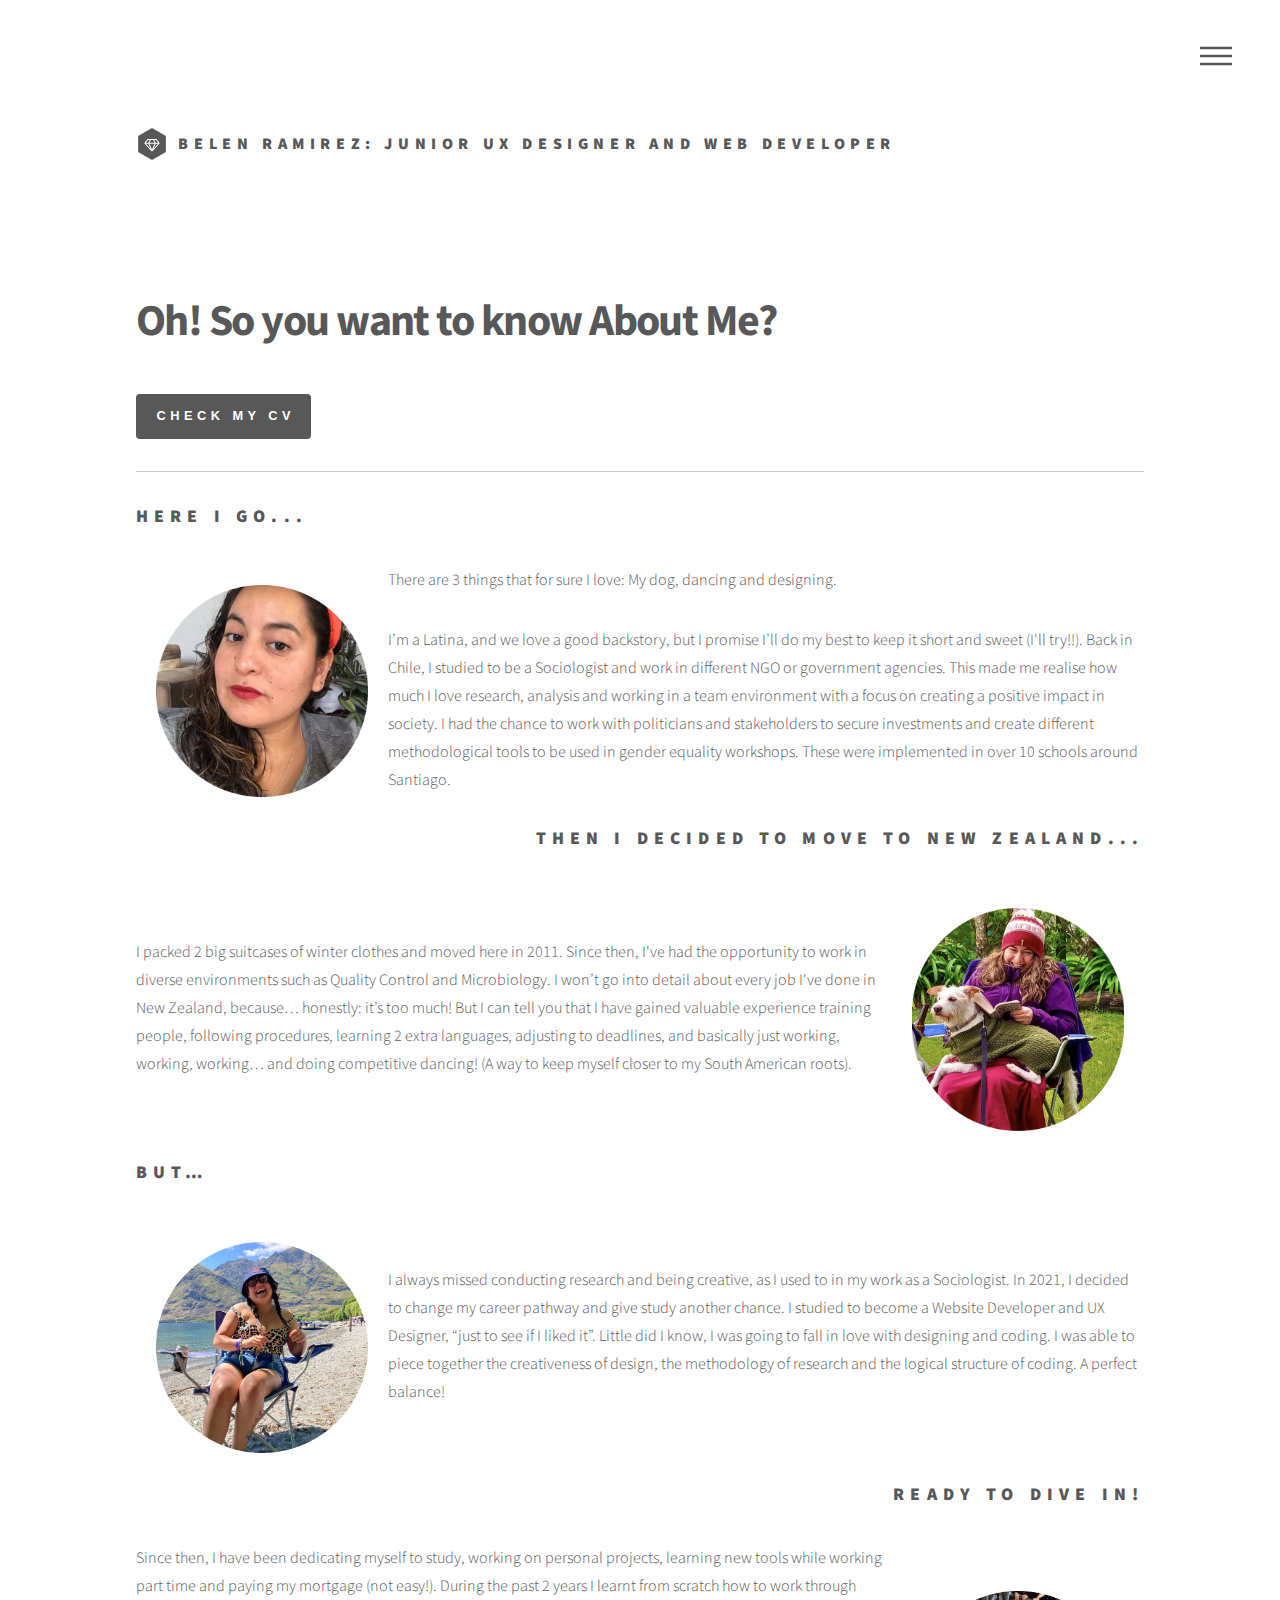
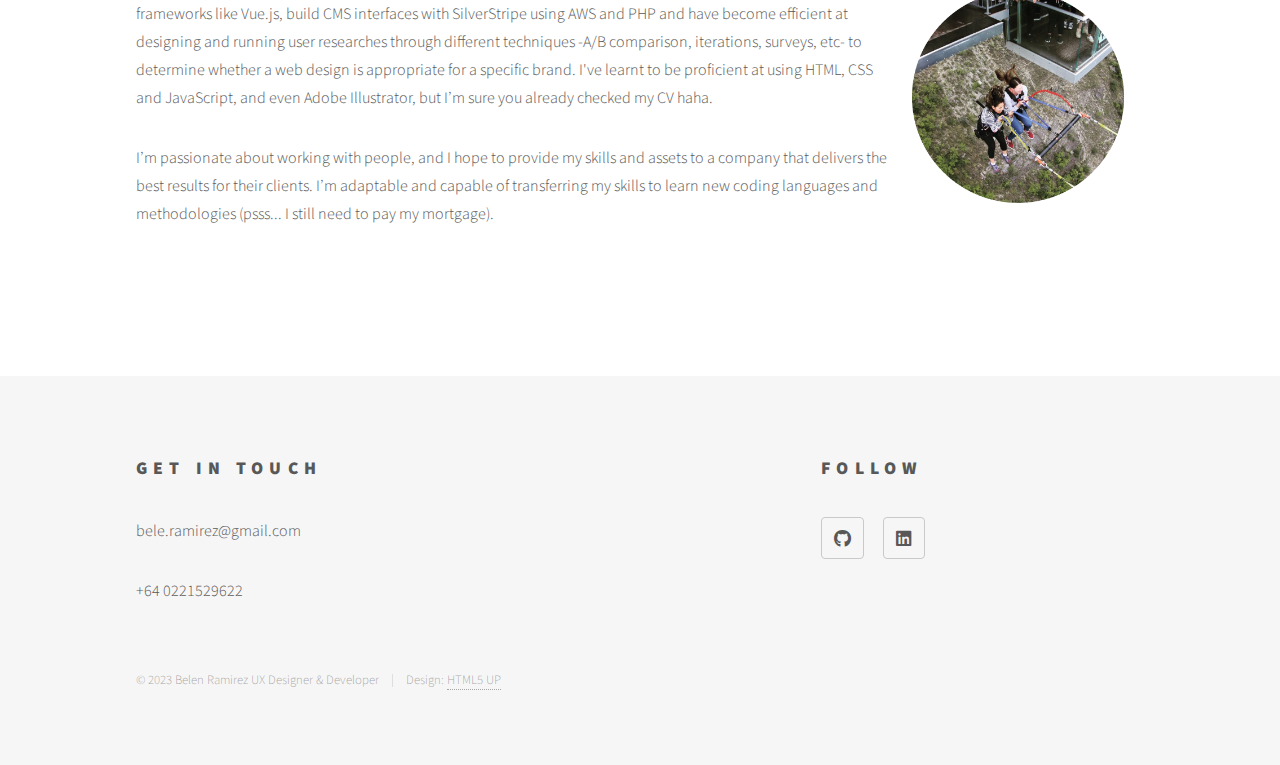
<file: about.html>
<!DOCTYPE HTML>
<!--
	Phantom by HTML5 UP
	html5up.net | @ajlkn
	Free for personal and commercial use under the CCA 3.0 license (html5up.net/license)
-->
<html>
	<head>
		<title>Belen Ramirez Developer & Designer</title>
		<meta charset="utf-8" />
		<meta name="viewport" content="width=device-width, initial-scale=1, user-scalable=no" />
		<link rel="stylesheet" href="assets/css/main.css" />
		<noscript><link rel="stylesheet" href="assets/css/noscript.css" /></noscript>
		<link rel="stylesheet" href="assets/css/my-css.css">
	</head>
	<body class="is-preload">
		<!-- Wrapper -->
			<div id="wrapper">

				<!-- Header -->
					<header id="header">
						<div class="inner">

							<!-- Logo -->
                            <a href="index.html" class="logo">
                                <span class="symbol"><img src="images/logo.svg" alt="" /></span><span class="title">Belen Ramirez: Junior UX Designer and Web Developer </span>
                            </a>

							<!-- Nav -->
								<nav>
									<ul>
										<li><a href="#menu">Menu</a></li>
									</ul>
								</nav>

						</div>
					</header>

				<!-- Menu -->
					<nav id="menu">
						<h2>Menu</h2>
                        <ul>
							<li><a href="index.html">Home</a></li>
							<li><a href="about.html">About</a></li>
							<!-- <li><a href="generic.html">Tempus etiam</a></li>
							<li><a href="generic.html">Consequat dolor</a></li>
							<li><a href="elements.html">Elements</a></li> -->
						</ul>
					</nav>

				<!-- Main -->
					<div id="main">
						<div class="inner">
							<h1>Oh! So you want to know About Me?</h1>
							<div class="demo-repository-section">
								<a href="https://1drv.ms/b/s!AlMkfl4v7GuPoEuMFZnOT0WRxpQi?e=GCCR6B" target="_blank"><button class='primary' target="_blank">Check My CV</button></a>
							</div>

							<hr>
							<div class="about-me-wrapper">
								<h2 class="about-me-title">Here I go...</h2>
								<div class="about-me-paragraph-wrapper">
									<div class="img-wrapper">
										<img src="./images/about-me-1.png" alt="">
									</div>
									<div class="paragraph-wrapper">
										<p class="paragraph">There are 3 things that for sure I love: My dog, dancing and designing.</p>

										<p class="paragraph">I’m a Latina, and we love a good backstory, but I promise I’ll do my best to keep it short and sweet (I'll try!!). Back in Chile, I studied to be a Sociologist and work in different NGO or government agencies. This made me realise how much I love research, analysis and working in a team environment with a focus on creating a positive impact in society. I had the chance to work with politicians and stakeholders to secure investments and create different methodological tools to be used in gender equality workshops. These were implemented in over 10 schools around Santiago.  </p>
									</div>
								</div>
								<h2 class="right-align">Then I decided to move to New Zealand...</h2>

								<div class="about-me-paragraph-wrapper inverted">
									<div class="img-wrapper">
										<img src="./images/about-me-2.png" alt="">
									</div>
									<div class="paragraph-wrapper">

										<p class="paragraph">I packed 2 big suitcases of winter clothes and moved here in 2011. Since then, I've had the opportunity to work in diverse environments such as Quality Control and Microbiology. I won’t go into detail about every job I've done in New Zealand, because… honestly: it’s too much! But I can tell you that I have gained valuable experience training people, following procedures, learning 2 extra languages, adjusting to deadlines, and basically just working, working, working…  and doing competitive dancing! (A way to keep myself closer to my South American roots). </p>
									</div>
								</div>

								<h2 class="about-me-title">But…</h2>
								<div class="about-me-paragraph-wrapper">
									<div class="img-wrapper">
										<img src="./images/about-me-4.png" alt="">
									</div>
									<div class="paragraph-wrapper">
										<p class="paragraph">I always missed conducting research and being creative, as I used to in my work as a Sociologist. In 2021, I decided to change my career pathway and give study another chance. I studied to become a Website Developer and UX Designer, “just to see if I liked it”. Little did I know, I was going to fall in love with designing and coding. I was able to piece together the creativeness of design, the methodology of research and the logical structure of coding. A perfect balance!</p>
									</div>
								</div>
								<h2 class="right-align">Ready to dive in!</h2>
								<div class="about-me-paragraph-wrapper inverted">
									<div class="img-wrapper">
										<img src="./images/about-me-6.png" alt="">
									</div>
									<div class="paragraph-wrapper">

										<p class="paragraph">Since then, I have been dedicating myself to study, working on personal projects, learning new tools while working part time and paying my mortgage (not easy!). During the past 2 years I learnt from scratch how to work through frameworks like Vue.js, build CMS interfaces with SilverStripe using AWS and PHP and have become efficient at designing and running user researches through different techniques -A/B comparison, iterations, surveys, etc- to determine whether a web design is appropriate for a specific brand. I've learnt to be proficient at using HTML, CSS and JavaScript, and even Adobe Illustrator, but I’m sure you already checked my CV haha.</p>

										<p class="paragraph">I’m passionate about working with people, and I hope to provide my skills and assets to a company that delivers the best results for their clients. I’m adaptable and capable of transferring my skills to learn new coding languages and methodologies (psss... I still need to pay my mortgage).</p>
									</div>
								</div>
							</div>
							
						</div>
					</div>

				<!-- Footer -->
					<footer id="footer">
						<div class="inner">
							<section>
								<h2>Get in touch</h2>
                                <p>bele.ramirez@gmail.com</p>
                                <p>+64 0221529622</p>
							</section>
							<section>
								<h2>Follow</h2>
								<ul class="icons">
									<li><a href="https://github.com/Bolognesia" class="icon brands style2 fa-github"><span class="label">GitHub</span></a></li>
									<li><a href="https://www.linkedin.com/in/belen-ramirez-nz/" class="icon brands style2 fa-linkedin"><span class="label">Linkedin</span></a></li>
								</ul>
							</section>
							<ul class="copyright">
								<li>&copy; 2023 Belen Ramirez UX Designer & Developer</li><li>Design: <a href="http://html5up.net">HTML5 UP</a></li>
							</ul>
						</div>
					</footer>

			</div>

		<!-- Scripts -->
			<script src="assets/js/jquery.min.js"></script>
			<script src="assets/js/browser.min.js"></script>
			<script src="assets/js/breakpoints.min.js"></script>
			<script src="assets/js/util.js"></script>
			<script src="assets/js/main.js"></script>

	</body>
</html>
</file>
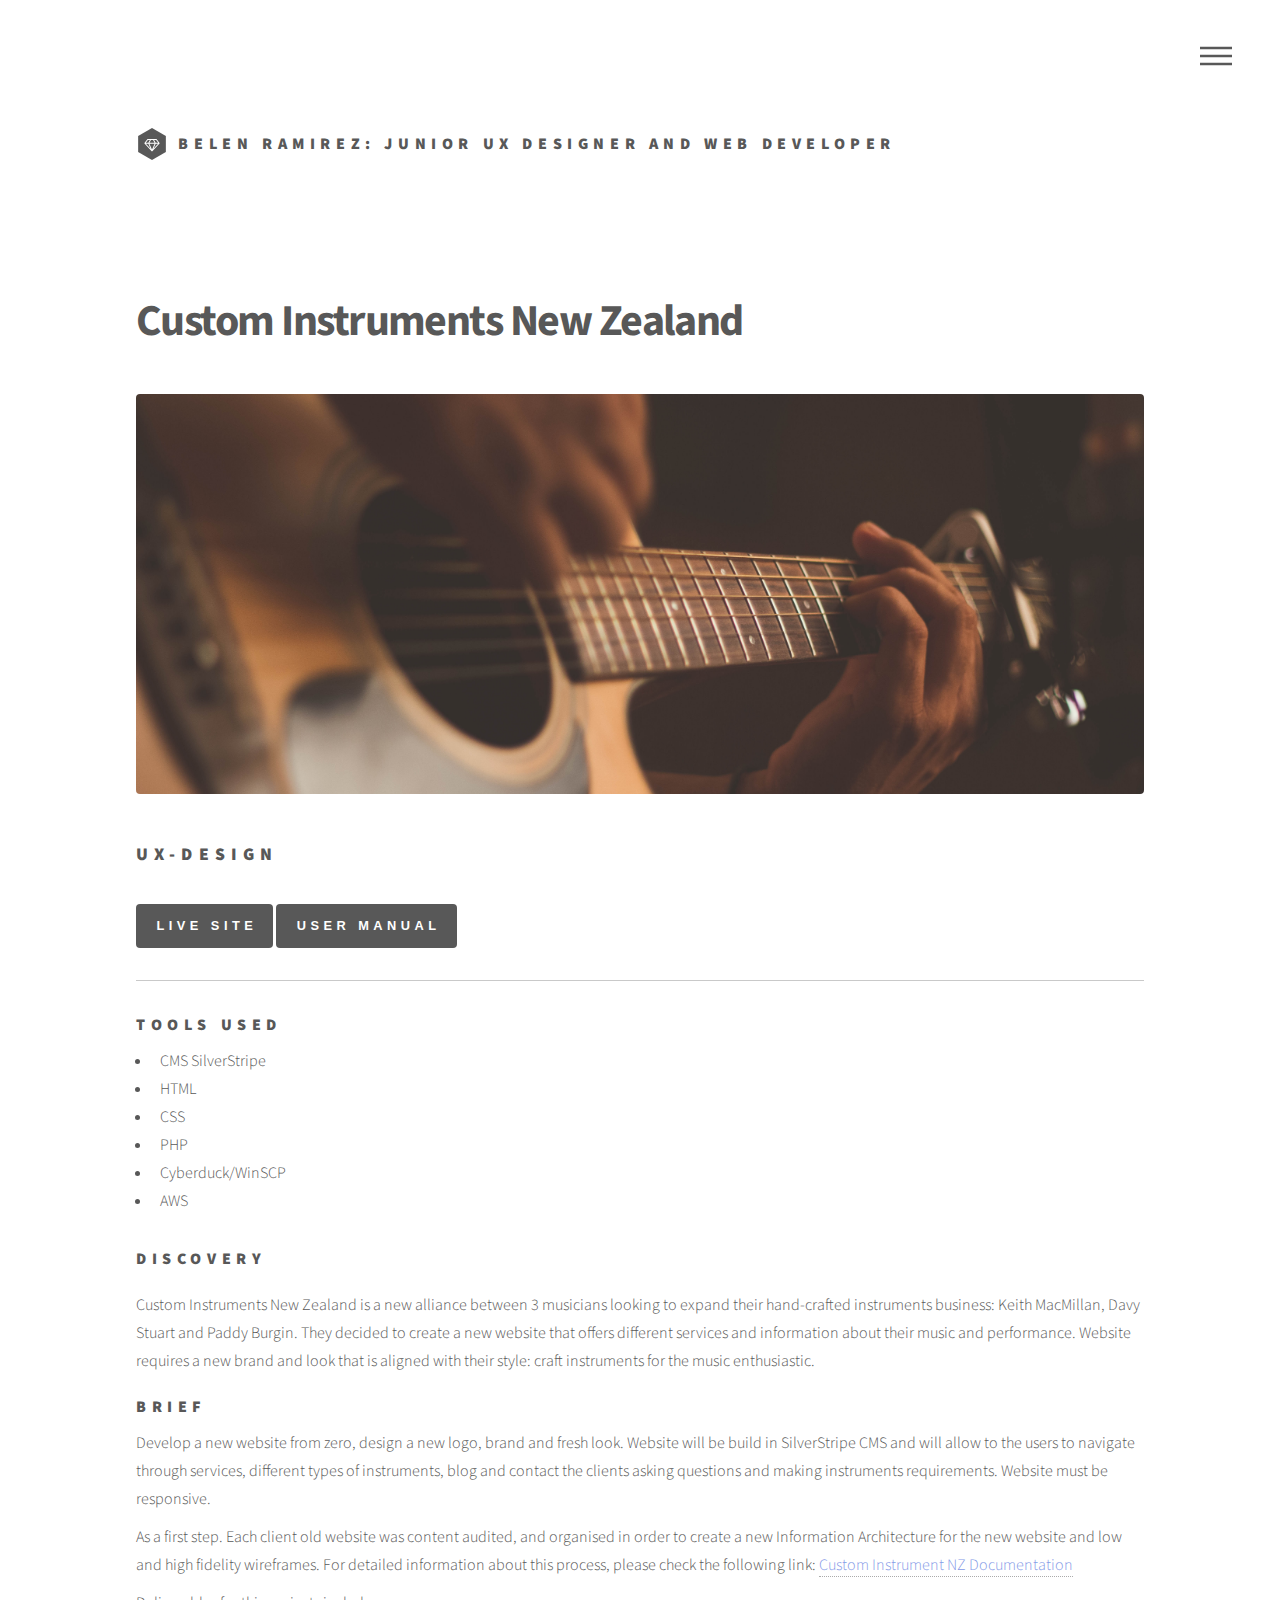
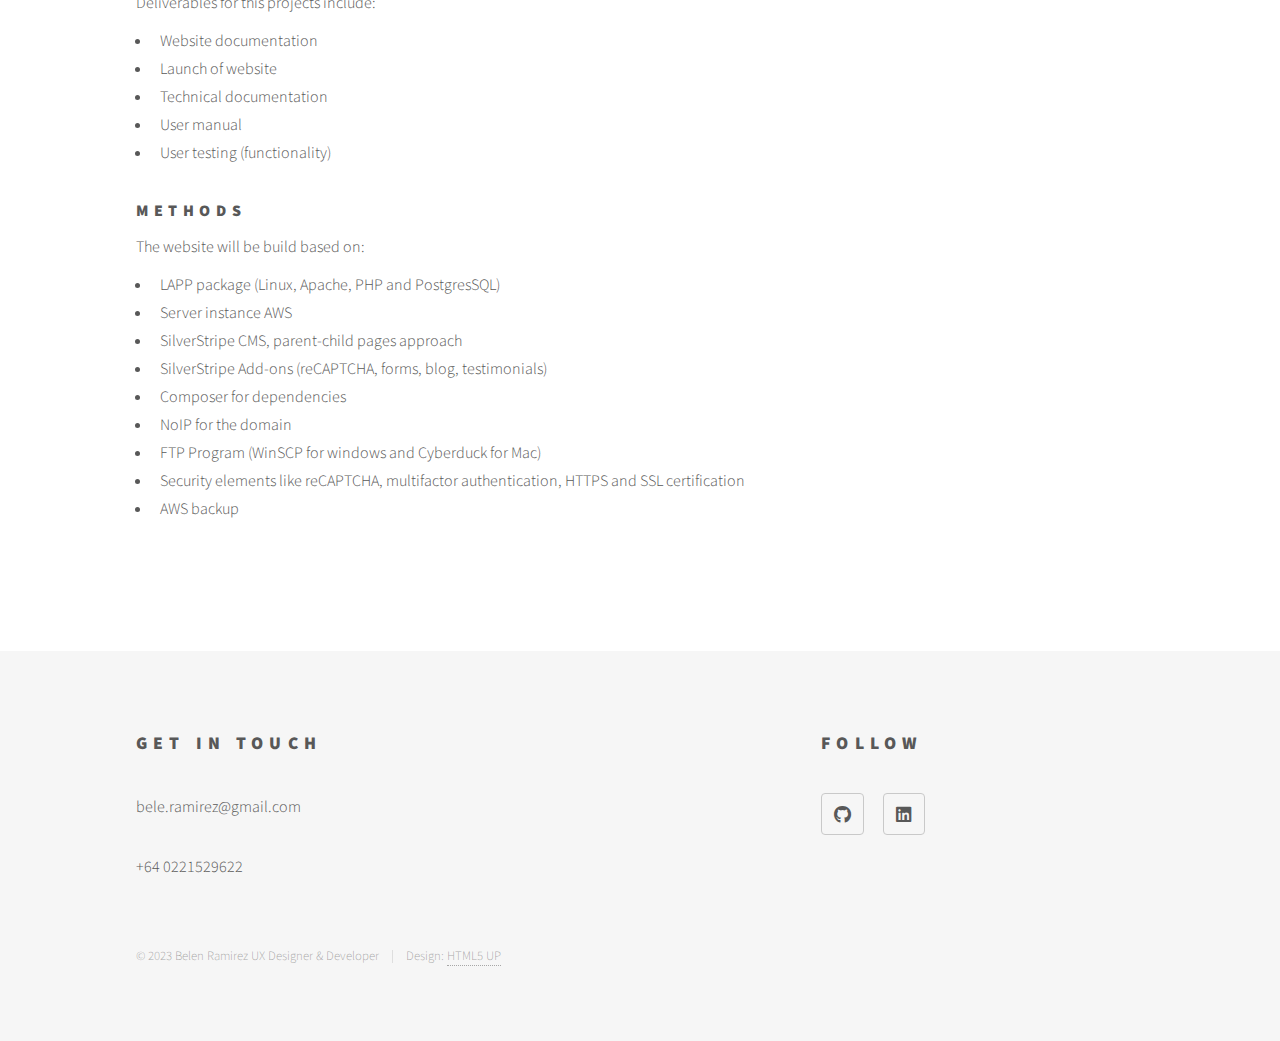
<file: custom-instruments-nz.html>
<!DOCTYPE HTML>
<!--
	Phantom by HTML5 UP
	html5up.net | @ajlkn
	Free for personal and commercial use under the CCA 3.0 license (html5up.net/license)
-->
<html>
	<head>
		<title>Belen Ramirez Developer & Designer</title>
		<meta charset="utf-8" />
		<meta name="viewport" content="width=device-width, initial-scale=1, user-scalable=no" />
		<link rel="stylesheet" href="assets/css/main.css" />
		<noscript><link rel="stylesheet" href="assets/css/noscript.css" /></noscript>
		<link rel="stylesheet" href="assets/css/my-css.css">
	</head>
	<body class="is-preload">
		<!-- Wrapper -->
			<div id="wrapper">

				<!-- Header -->
					<header id="header">
						<div class="inner">

							<!-- Logo -->
                            <a href="index.html" class="logo">
                                <span class="symbol"><img src="images/logo.svg" alt="" /></span><span class="title">Belen Ramirez: Junior UX Designer and Web Developer </span>
                            </a>

							<!-- Nav -->
								<nav>
									<ul>
										<li><a href="#menu">Menu</a></li>
									</ul>
								</nav>

						</div>
					</header>

					<!-- Menu -->
					<nav id="menu">
						<h2>Menu</h2>
						<ul>
							<li><a href="index.html">Home</a></li>
							<li><a href="about.html">About</a></li>
						</ul>
					</nav>

					<!-- Main -->
					<div id="main">
						<div class="inner">
							<h1>Custom Instruments New Zealand</h1>
							<span class="image main" id="hb-hero-image"><img src="images/custom-instruments-nz-hero.jpg" alt="" /></span>
							<div class="project-section">
                                <div class="project-content-section">
                                    <div class="ux-design-info">
                                        <h2>UX-Design</h2>
										<div class="demo-repository-section">
											<a href="https://dweb503belenramirez.zapto.org/" target="_blank"><button class='primary'>Live Site</button></a>
											<a href="https://1drv.ms/b/s!AlMkfl4v7GuPoFCPx8HaRrSxO4WV?e=wguoQg" target="_blank"><button class='primary'>User Manual</button></a>
										</div>
										
                                        <hr>
										
										<h3>Tools Used</h3>
										<ul>
                                            <li>CMS SilverStripe</li>
											<li>HTML</li>
											<li>CSS</li>
											<li>PHP</li>
											<li>Cyberduck/WinSCP</li>
                                            <li>AWS</li>
										</ul>

                                        <h3>Discovery</h3>
                                        <div class="brief-wrapper">
                                            <p>Custom Instruments New Zealand is a new alliance between 3 musicians looking to expand their hand-crafted instruments business: Keith MacMillan, Davy Stuart and Paddy Burgin. They decided to create a new website that offers different services and information about their music and performance.

											Website requires a new brand and look that is aligned with their style: craft instruments for the music enthusiastic. 
											</p>
                                            
                                            <!-- <div class="logo-image-wrapper">
                                                <img class="logo" src="./images/logo-1.svg" alt="">
                                            </div> -->
                                        </div>

										<h3>Brief</h3>
										<div>
											<p>Develop a new website from zero, design a new logo, brand and fresh look. Website will be build in SilverStripe CMS and will allow to the users to navigate through services, different types of instruments, blog and contact the clients asking questions and making instruments requirements. Website must be responsive.</p>
											<p>As a first step. Each client old website was content audited, and organised in order to create a new Information Architecture for the new website and low and high fidelity wireframes. For detailed information about this process, please check the following link: <a class="link" href="https://1drv.ms/f/s!AlMkfl4v7GuPoFcHlWG_CoARYIW7?e=DsFMlA" target="_blank">Custom Instrument NZ Documentation</a></p>

											<p>Deliverables for this projects include:</p>

											<ul>
												<li>Website documentation</li>
												<li>Launch of website</li>
												<li>Technical documentation</li>
												<li>User manual</li>
												<li>User testing (functionality)</li>
											</ul>
										</div>

										<h3>Methods</h3>
										<div>
											<p>The website will be build based on:</p>

											<ul>
												<li>LAPP package (Linux, Apache, PHP and PostgresSQL)</li>
												<li>Server instance AWS</li>
												<li>SilverStripe CMS, parent-child pages approach</li>
												<li>SilverStripe Add-ons (reCAPTCHA, forms, blog, testimonials)</li>
												<li>Composer for dependencies</li>
												<li>NoIP for the domain</li>
												<li>FTP Program (WinSCP for windows and Cyberduck for Mac)</li>
												<li>Security elements like reCAPTCHA, multifactor authentication, HTTPS and SSL certification</li>
												<li>AWS backup</li>
											</ul>
										</div>

										<!-- <h3>Mockups</h3> -->
										<!-- <div class="mockups-section">
											<div class="container">
												<img src="/images//mockups/mockup-news1.jpeg" alt="" class="img1">
											</div>
											<div class="container">
												<img src="/images//mockups/mockup-news2.jpeg" alt="" class="img2">
											</div>
											<div class="container">
												<img src="/images//mockups/mockup-news3.jpeg" alt="" class="img3">
											</div>
											<div class="container">
												<img src="/images//mockups/mockup-news4.jpeg" alt="" class="img4">
											</div>
										</div> -->
									</div>
								</div>	
							</div>
						</div>
					</div>

					<!-- Footer -->
					<footer id="footer">
						<div class="inner">
							<section>
								<h2>Get in touch</h2>
								<p>bele.ramirez@gmail.com</p>
								<p>+64 0221529622</p>
							</section>
							<section>
								<h2>Follow</h2>
								<ul class="icons">
									<li><a href="https://github.com/Bolognesia" class="icon brands style2 fa-github" target="_blank"><span class="label">GitHub</span></a></li>
									<li><a href="https://www.linkedin.com/in/belen-ramirez-nz/" class="icon brands style2 fa-linkedin" target="_blank"><span class="label">Linkedin</span></a></li>
								</ul>
							</section>
							<ul class="copyright">
								<li>&copy; 2023 Belen Ramirez UX Designer & Developer</li><li>Design: <a href="http://html5up.net">HTML5 UP</a></li>
							</ul>
						</div>
						</footer>
					
			</div>

		<!-- Scripts -->
			<script src="assets/js/jquery.min.js"></script>
			<script src="assets/js/browser.min.js"></script>
			<script src="assets/js/breakpoints.min.js"></script>
			<script src="assets/js/util.js"></script>
			<script src="assets/js/main.js"></script>

	</body>
</html>
</file>
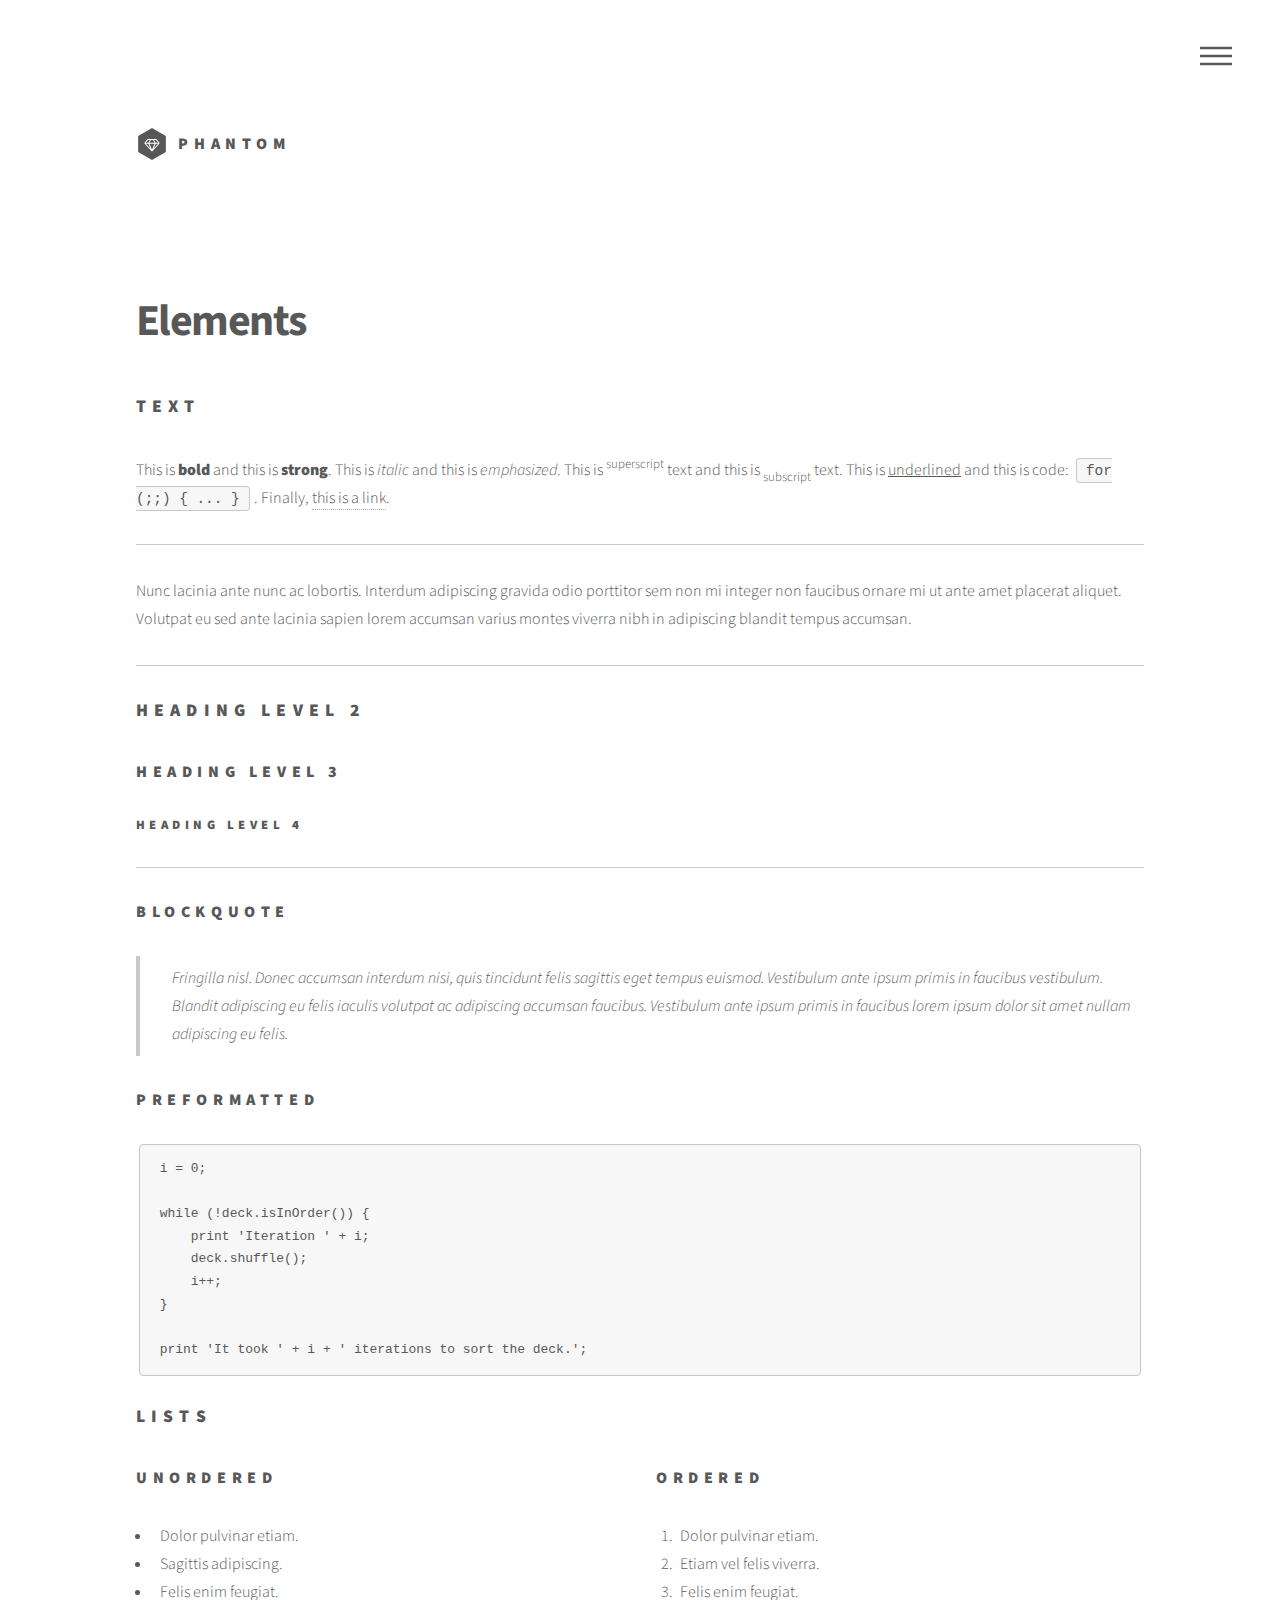
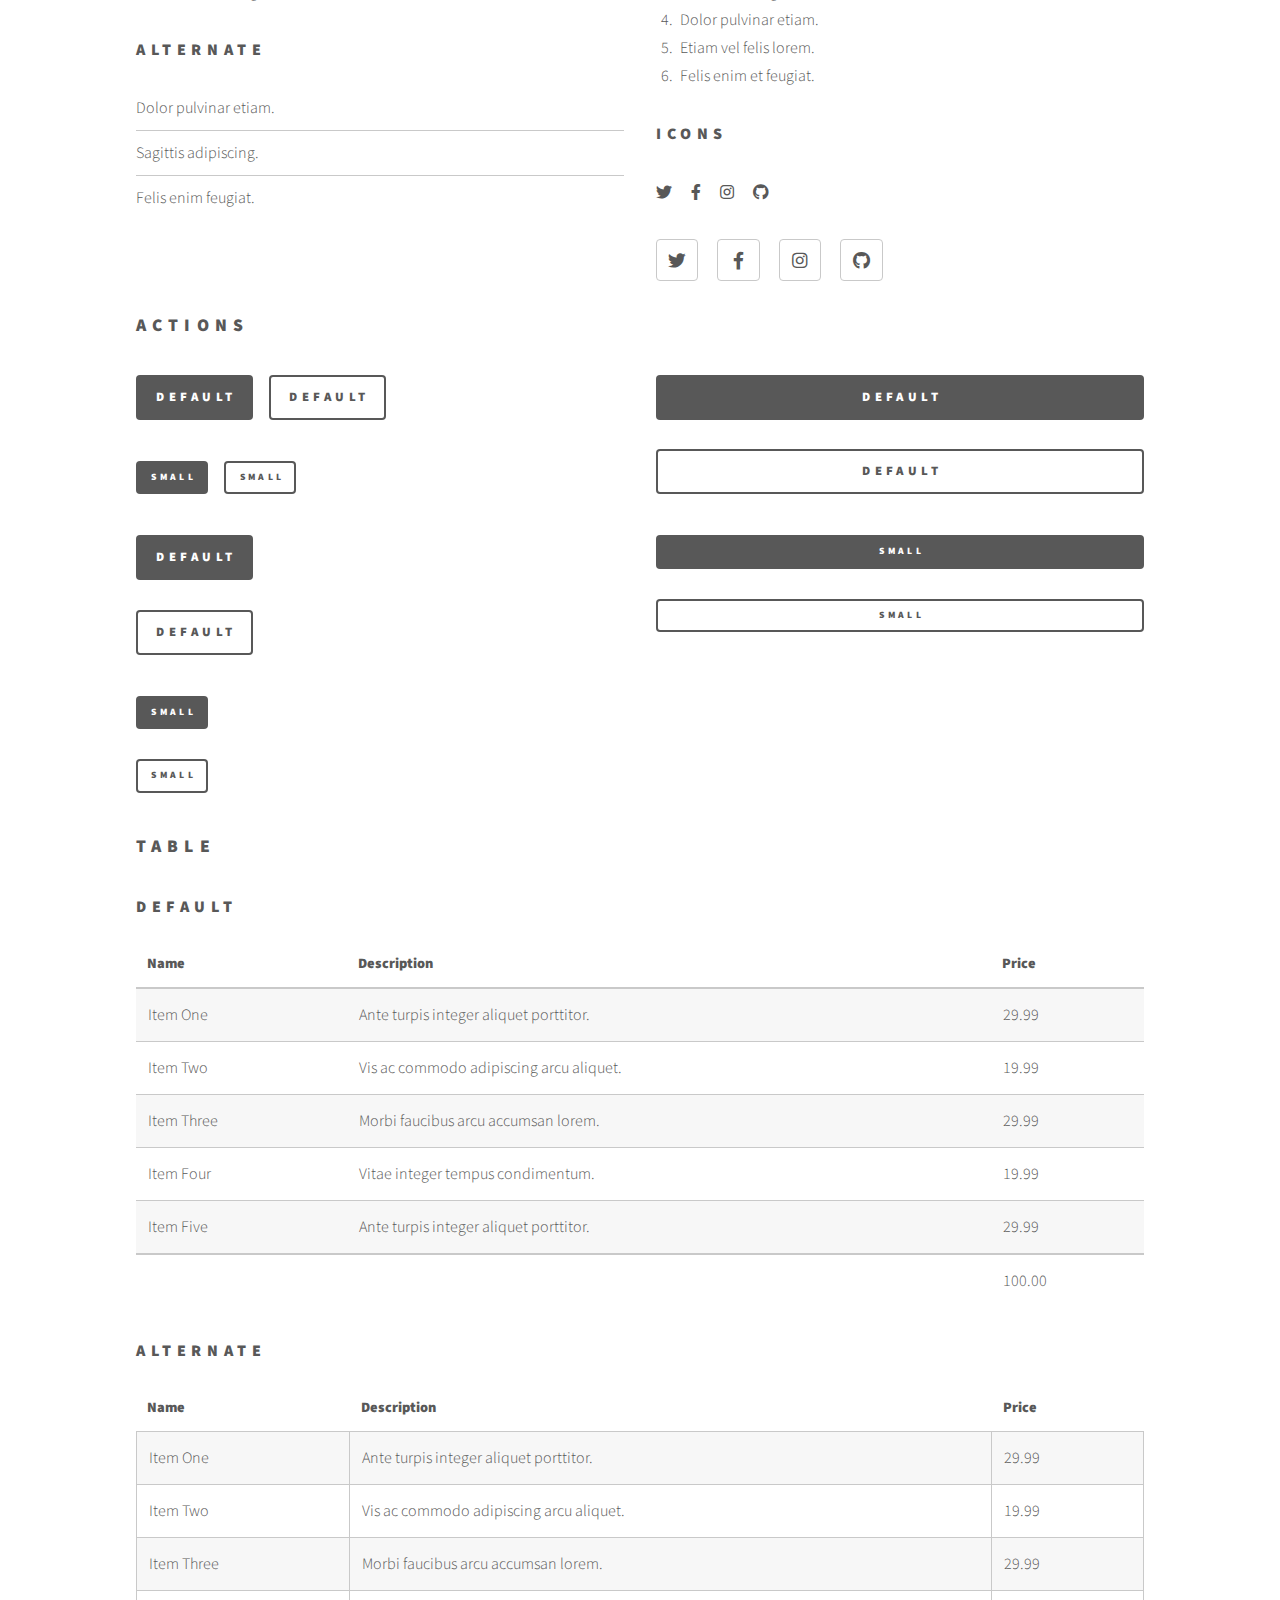
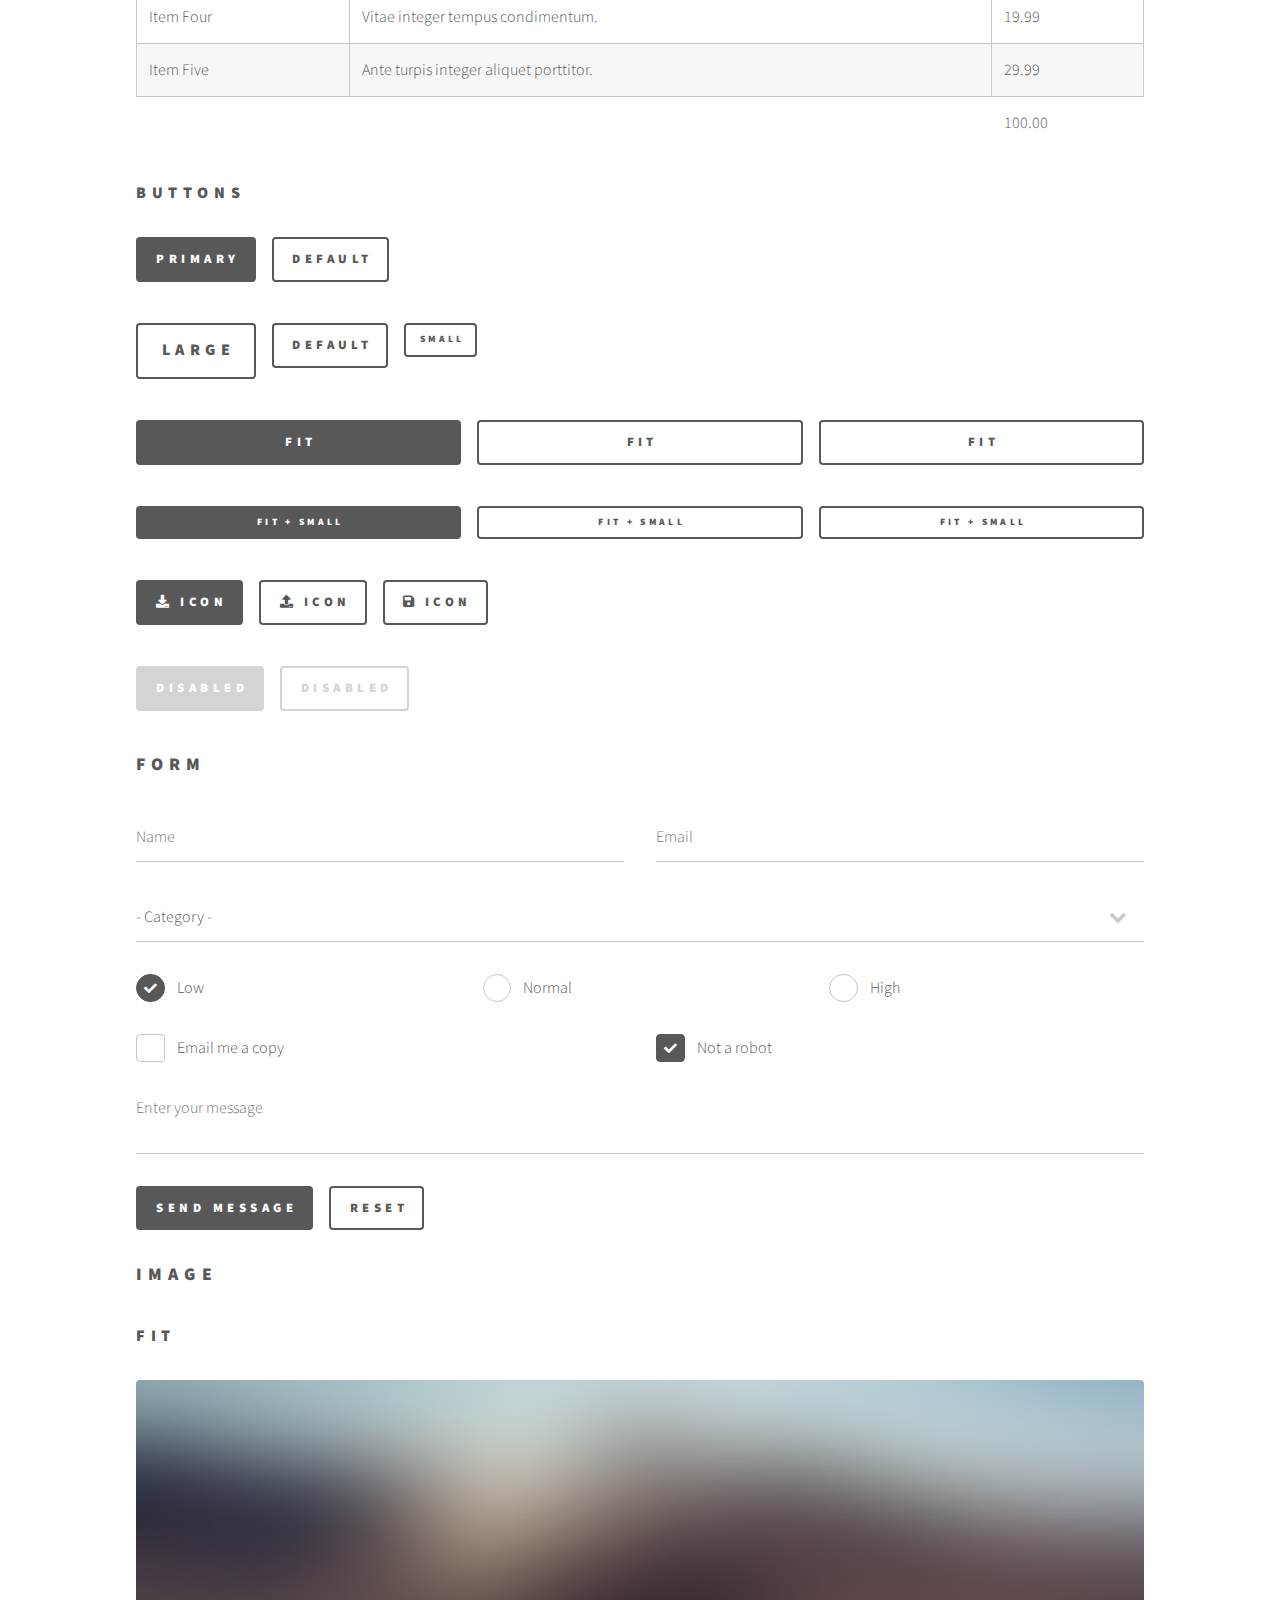
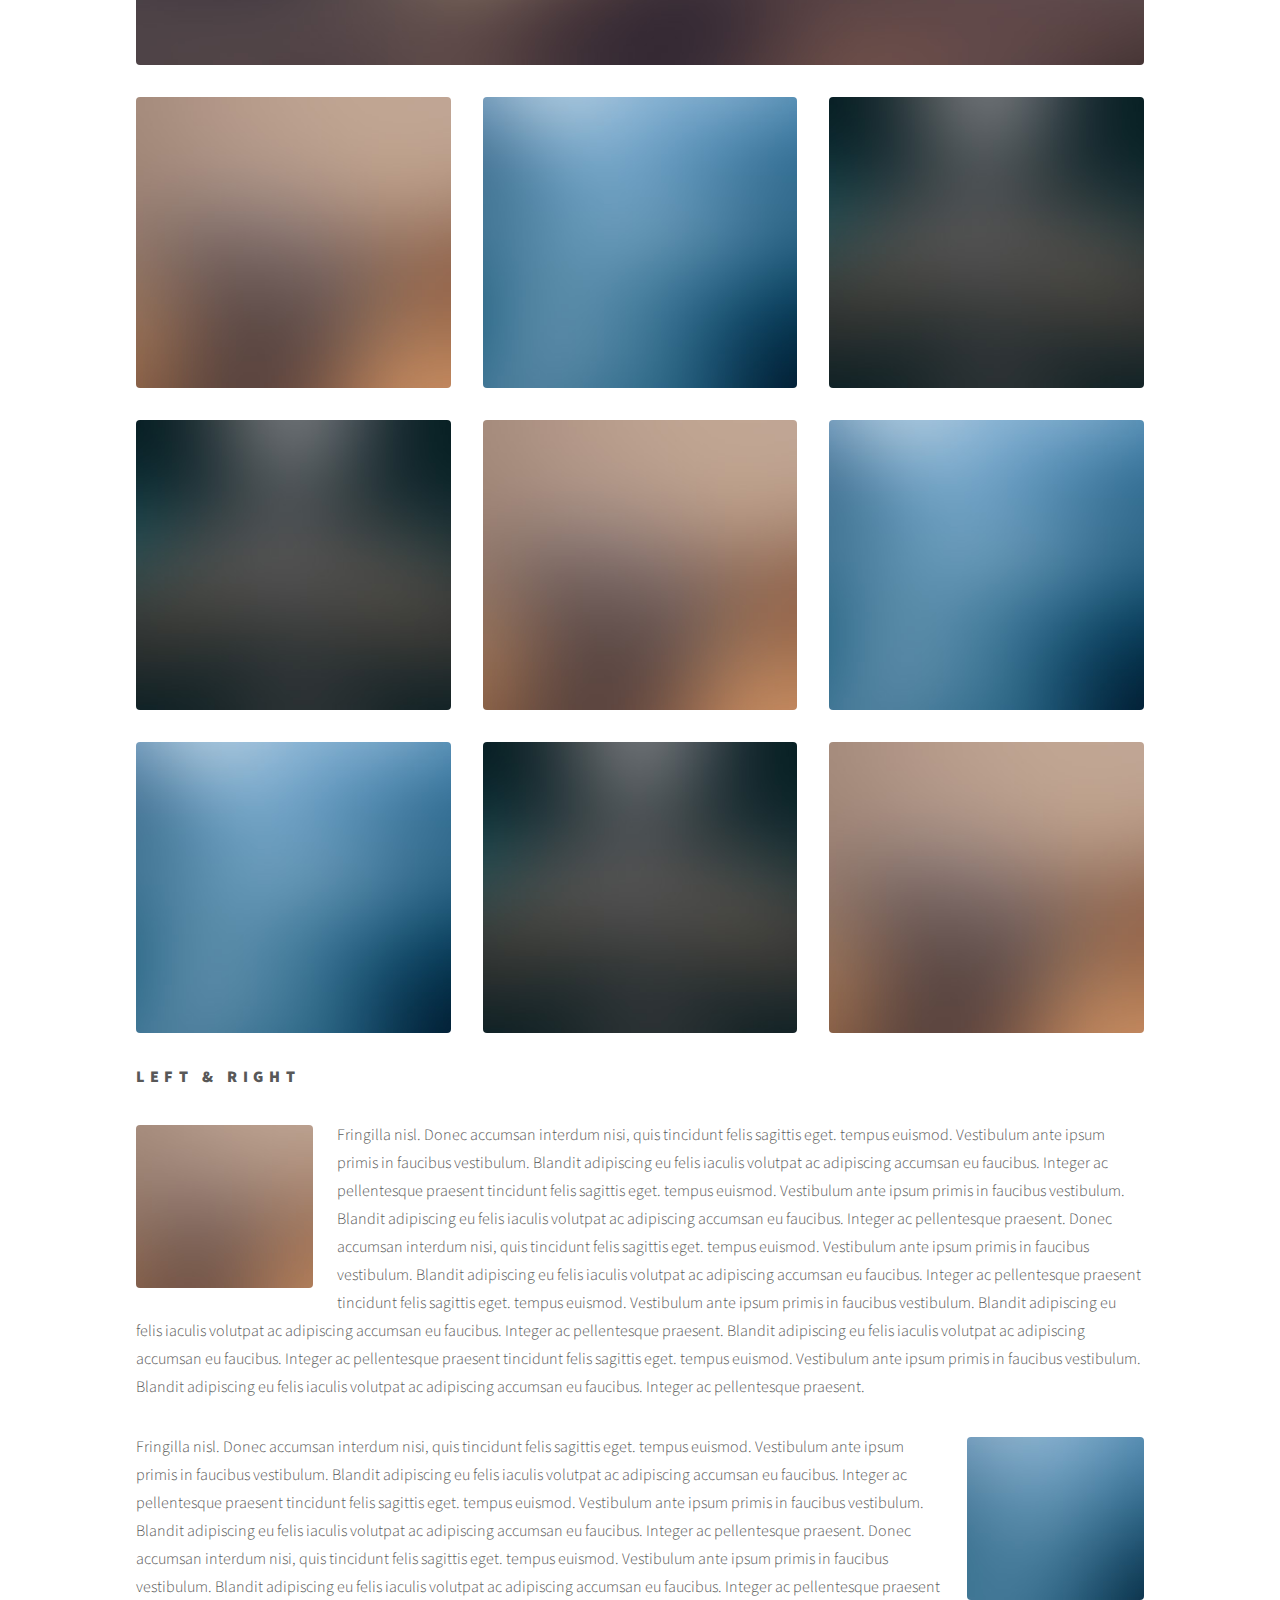
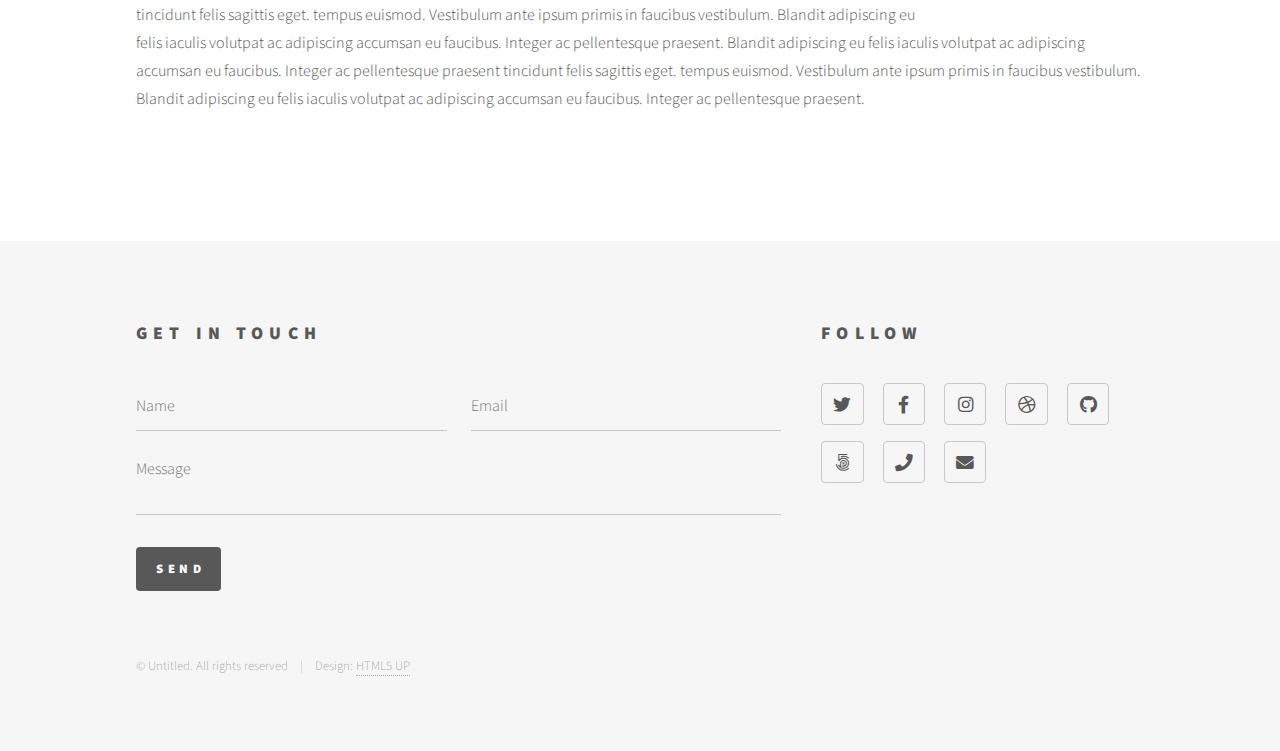
<file: elements.html>
<!DOCTYPE HTML>
<!--
	Phantom by HTML5 UP
	html5up.net | @ajlkn
	Free for personal and commercial use under the CCA 3.0 license (html5up.net/license)
-->
<html>
	<head>
		<title>Elements - Phantom by HTML5 UP</title>
		<meta charset="utf-8" />
		<meta name="viewport" content="width=device-width, initial-scale=1, user-scalable=no" />
		<link rel="stylesheet" href="assets/css/main.css" />
		<noscript><link rel="stylesheet" href="assets/css/noscript.css" /></noscript>
	</head>
	<body class="is-preload">
		<!-- Wrapper -->
			<div id="wrapper">

				<!-- Header -->
					<header id="header">
						<div class="inner">

							<!-- Logo -->
								<a href="index.html" class="logo">
									<span class="symbol"><img src="images/logo.svg" alt="" /></span><span class="title">Phantom</span>
								</a>

							<!-- Nav -->
								<nav>
									<ul>
										<li><a href="#menu">Menu</a></li>
									</ul>
								</nav>

						</div>
					</header>

				<!-- Menu -->
					<nav id="menu">
						<h2>Menu</h2>
						<ul>
							<li><a href="index.html">Home</a></li>
							<li><a href="generic.html">Ipsum veroeros</a></li>
							<li><a href="generic.html">Tempus etiam</a></li>
							<li><a href="generic.html">Consequat dolor</a></li>
							<li><a href="elements.html">Elements</a></li>
						</ul>
					</nav>

				<!-- Main -->
					<div id="main">
						<div class="inner">
							<h1>Elements</h1>

							<!-- Text -->
								<section>
									<h2>Text</h2>
									<p>This is <b>bold</b> and this is <strong>strong</strong>. This is <i>italic</i> and this is <em>emphasized</em>.
									This is <sup>superscript</sup> text and this is <sub>subscript</sub> text.
									This is <u>underlined</u> and this is code: <code>for (;;) { ... }</code>. Finally, <a href="#">this is a link</a>.</p>
									<hr />
									<p>Nunc lacinia ante nunc ac lobortis. Interdum adipiscing gravida odio porttitor sem non mi integer non faucibus ornare mi ut ante amet placerat aliquet. Volutpat eu sed ante lacinia sapien lorem accumsan varius montes viverra nibh in adipiscing blandit tempus accumsan.</p>
									<hr />
									<h2>Heading Level 2</h2>
									<h3>Heading Level 3</h3>
									<h4>Heading Level 4</h4>
									<hr />
									<h3>Blockquote</h3>
									<blockquote>Fringilla nisl. Donec accumsan interdum nisi, quis tincidunt felis sagittis eget tempus euismod. Vestibulum ante ipsum primis in faucibus vestibulum. Blandit adipiscing eu felis iaculis volutpat ac adipiscing accumsan faucibus. Vestibulum ante ipsum primis in faucibus lorem ipsum dolor sit amet nullam adipiscing eu felis.</blockquote>
									<h3>Preformatted</h3>
									<pre><code>i = 0;

while (!deck.isInOrder()) {
    print 'Iteration ' + i;
    deck.shuffle();
    i++;
}

print 'It took ' + i + ' iterations to sort the deck.';</code></pre>
								</section>

							<!-- Lists -->
								<section>
									<h2>Lists</h2>
									<div class="row">
										<div class="col-6 col-12-medium">
											<h3>Unordered</h3>
											<ul>
												<li>Dolor pulvinar etiam.</li>
												<li>Sagittis adipiscing.</li>
												<li>Felis enim feugiat.</li>
											</ul>
											<h3>Alternate</h3>
											<ul class="alt">
												<li>Dolor pulvinar etiam.</li>
												<li>Sagittis adipiscing.</li>
												<li>Felis enim feugiat.</li>
											</ul>
										</div>
										<div class="col-6 col-12-medium">
											<h3>Ordered</h3>
											<ol>
												<li>Dolor pulvinar etiam.</li>
												<li>Etiam vel felis viverra.</li>
												<li>Felis enim feugiat.</li>
												<li>Dolor pulvinar etiam.</li>
												<li>Etiam vel felis lorem.</li>
												<li>Felis enim et feugiat.</li>
											</ol>
											<h3>Icons</h3>
											<ul class="icons">
												<li><a href="#" class="icon brands style1 fa-twitter"><span class="label">Twitter</span></a></li>
												<li><a href="#" class="icon brands style1 fa-facebook-f"><span class="label">Facebook</span></a></li>
												<li><a href="#" class="icon brands style1 fa-instagram"><span class="label">Instagram</span></a></li>
												<li><a href="#" class="icon brands style1 fa-github"><span class="label">Github</span></a></li>
											</ul>
											<ul class="icons">
												<li><a href="#" class="icon brands style2 fa-twitter"><span class="label">Twitter</span></a></li>
												<li><a href="#" class="icon brands style2 fa-facebook-f"><span class="label">Facebook</span></a></li>
												<li><a href="#" class="icon brands style2 fa-instagram"><span class="label">Instagram</span></a></li>
												<li><a href="#" class="icon brands style2 fa-github"><span class="label">Github</span></a></li>
											</ul>
										</div>
									</div>
									<h2>Actions</h2>
									<div class="row">
										<div class="col-6 col-12-medium">
											<ul class="actions">
												<li><a href="#" class="button primary">Default</a></li>
												<li><a href="#" class="button">Default</a></li>
											</ul>
											<ul class="actions small">
												<li><a href="#" class="button primary small">Small</a></li>
												<li><a href="#" class="button small">Small</a></li>
											</ul>
											<ul class="actions stacked">
												<li><a href="#" class="button primary">Default</a></li>
												<li><a href="#" class="button">Default</a></li>
											</ul>
											<ul class="actions stacked">
												<li><a href="#" class="button primary small">Small</a></li>
												<li><a href="#" class="button small">Small</a></li>
											</ul>
										</div>
										<div class="col-6 col-12-medium">
											<ul class="actions stacked">
												<li><a href="#" class="button primary fit">Default</a></li>
												<li><a href="#" class="button fit">Default</a></li>
											</ul>
											<ul class="actions stacked">
												<li><a href="#" class="button primary small fit">Small</a></li>
												<li><a href="#" class="button small fit">Small</a></li>
											</ul>
										</div>
									</div>
								</section>

							<!-- Table -->
								<section>
									<h2>Table</h2>
									<h3>Default</h3>
									<div class="table-wrapper">
										<table>
											<thead>
												<tr>
													<th>Name</th>
													<th>Description</th>
													<th>Price</th>
												</tr>
											</thead>
											<tbody>
												<tr>
													<td>Item One</td>
													<td>Ante turpis integer aliquet porttitor.</td>
													<td>29.99</td>
												</tr>
												<tr>
													<td>Item Two</td>
													<td>Vis ac commodo adipiscing arcu aliquet.</td>
													<td>19.99</td>
												</tr>
												<tr>
													<td>Item Three</td>
													<td> Morbi faucibus arcu accumsan lorem.</td>
													<td>29.99</td>
												</tr>
												<tr>
													<td>Item Four</td>
													<td>Vitae integer tempus condimentum.</td>
													<td>19.99</td>
												</tr>
												<tr>
													<td>Item Five</td>
													<td>Ante turpis integer aliquet porttitor.</td>
													<td>29.99</td>
												</tr>
											</tbody>
											<tfoot>
												<tr>
													<td colspan="2"></td>
													<td>100.00</td>
												</tr>
											</tfoot>
										</table>
									</div>

									<h3>Alternate</h3>
									<div class="table-wrapper">
										<table class="alt">
											<thead>
												<tr>
													<th>Name</th>
													<th>Description</th>
													<th>Price</th>
												</tr>
											</thead>
											<tbody>
												<tr>
													<td>Item One</td>
													<td>Ante turpis integer aliquet porttitor.</td>
													<td>29.99</td>
												</tr>
												<tr>
													<td>Item Two</td>
													<td>Vis ac commodo adipiscing arcu aliquet.</td>
													<td>19.99</td>
												</tr>
												<tr>
													<td>Item Three</td>
													<td> Morbi faucibus arcu accumsan lorem.</td>
													<td>29.99</td>
												</tr>
												<tr>
													<td>Item Four</td>
													<td>Vitae integer tempus condimentum.</td>
													<td>19.99</td>
												</tr>
												<tr>
													<td>Item Five</td>
													<td>Ante turpis integer aliquet porttitor.</td>
													<td>29.99</td>
												</tr>
											</tbody>
											<tfoot>
												<tr>
													<td colspan="2"></td>
													<td>100.00</td>
												</tr>
											</tfoot>
										</table>
									</div>
								</section>

							<!-- Buttons -->
								<section>
									<h3>Buttons</h3>
									<ul class="actions">
										<li><a href="#" class="button primary">Primary</a></li>
										<li><a href="#" class="button">Default</a></li>
									</ul>
									<ul class="actions">
										<li><a href="#" class="button large">Large</a></li>
										<li><a href="#" class="button">Default</a></li>
										<li><a href="#" class="button small">Small</a></li>
									</ul>
									<ul class="actions fit">
										<li><a href="#" class="button primary fit">Fit</a></li>
										<li><a href="#" class="button fit">Fit</a></li>
										<li><a href="#" class="button fit">Fit</a></li>
									</ul>
									<ul class="actions fit small">
										<li><a href="#" class="button primary fit small">Fit + Small</a></li>
										<li><a href="#" class="button fit small">Fit + Small</a></li>
										<li><a href="#" class="button fit small">Fit + Small</a></li>
									</ul>
									<ul class="actions">
										<li><a href="#" class="button primary icon solid fa-download">Icon</a></li>
										<li><a href="#" class="button icon solid fa-upload">Icon</a></li>
										<li><a href="#" class="button icon solid fa-save">Icon</a></li>
									</ul>
									<ul class="actions">
										<li><span class="button primary disabled">Disabled</span></li>
										<li><span class="button disabled">Disabled</span></li>
									</ul>
								</section>

							<!-- Form -->
								<section>
									<h2>Form</h2>
									<form method="post" action="#">
										<div class="row gtr-uniform">
											<div class="col-6 col-12-xsmall">
												<input type="text" name="demo-name" id="demo-name" value="" placeholder="Name" />
											</div>
											<div class="col-6 col-12-xsmall">
												<input type="email" name="demo-email" id="demo-email" value="" placeholder="Email" />
											</div>
											<div class="col-12">
												<select name="demo-category" id="demo-category">
													<option value="">- Category -</option>
													<option value="1">Manufacturing</option>
													<option value="1">Shipping</option>
													<option value="1">Administration</option>
													<option value="1">Human Resources</option>
												</select>
											</div>
											<div class="col-4 col-12-small">
												<input type="radio" id="demo-priority-low" name="demo-priority" checked>
												<label for="demo-priority-low">Low</label>
											</div>
											<div class="col-4 col-12-small">
												<input type="radio" id="demo-priority-normal" name="demo-priority">
												<label for="demo-priority-normal">Normal</label>
											</div>
											<div class="col-4 col-12-small">
												<input type="radio" id="demo-priority-high" name="demo-priority">
												<label for="demo-priority-high">High</label>
											</div>
											<div class="col-6 col-12-small">
												<input type="checkbox" id="demo-copy" name="demo-copy">
												<label for="demo-copy">Email me a copy</label>
											</div>
											<div class="col-6 col-12-small">
												<input type="checkbox" id="demo-human" name="demo-human" checked>
												<label for="demo-human">Not a robot</label>
											</div>
											<div class="col-12">
												<textarea name="demo-message" id="demo-message" placeholder="Enter your message" rows="6"></textarea>
											</div>
											<div class="col-12">
												<ul class="actions">
													<li><input type="submit" value="Send Message" class="primary" /></li>
													<li><input type="reset" value="Reset" /></li>
												</ul>
											</div>
										</div>
									</form>
								</section>

							<!-- Image -->
								<section>
									<h2>Image</h2>
									<h3>Fit</h3>
									<div class="box alt">
										<div class="row gtr-uniform">
											<div class="col-12"><span class="image fit"><img src="images/pic13.jpg" alt="" /></span></div>
											<div class="col-4"><span class="image fit"><img src="images/pic01.jpg" alt="" /></span></div>
											<div class="col-4"><span class="image fit"><img src="images/pic02.jpg" alt="" /></span></div>
											<div class="col-4"><span class="image fit"><img src="images/pic03.jpg" alt="" /></span></div>
											<div class="col-4"><span class="image fit"><img src="images/pic03.jpg" alt="" /></span></div>
											<div class="col-4"><span class="image fit"><img src="images/pic01.jpg" alt="" /></span></div>
											<div class="col-4"><span class="image fit"><img src="images/pic02.jpg" alt="" /></span></div>
											<div class="col-4"><span class="image fit"><img src="images/pic02.jpg" alt="" /></span></div>
											<div class="col-4"><span class="image fit"><img src="images/pic03.jpg" alt="" /></span></div>
											<div class="col-4"><span class="image fit"><img src="images/pic01.jpg" alt="" /></span></div>
										</div>
									</div>
									<h3>Left &amp; Right</h3>
									<p><span class="image left"><img src="images/pic14.jpg" alt="" /></span>Fringilla nisl. Donec accumsan interdum nisi, quis tincidunt felis sagittis eget. tempus euismod. Vestibulum ante ipsum primis in faucibus vestibulum. Blandit adipiscing eu felis iaculis volutpat ac adipiscing accumsan eu faucibus. Integer ac pellentesque praesent tincidunt felis sagittis eget. tempus euismod. Vestibulum ante ipsum primis in faucibus vestibulum. Blandit adipiscing eu felis iaculis volutpat ac adipiscing accumsan eu faucibus. Integer ac pellentesque praesent. Donec accumsan interdum nisi, quis tincidunt felis sagittis eget. tempus euismod. Vestibulum ante ipsum primis in faucibus vestibulum. Blandit adipiscing eu felis iaculis volutpat ac adipiscing accumsan eu faucibus. Integer ac pellentesque praesent tincidunt felis sagittis eget. tempus euismod. Vestibulum ante ipsum primis in faucibus vestibulum. Blandit adipiscing eu felis iaculis volutpat ac adipiscing accumsan eu faucibus. Integer ac pellentesque praesent. Blandit adipiscing eu felis iaculis volutpat ac adipiscing accumsan eu faucibus. Integer ac pellentesque praesent tincidunt felis sagittis eget. tempus euismod. Vestibulum ante ipsum primis in faucibus vestibulum. Blandit adipiscing eu felis iaculis volutpat ac adipiscing accumsan eu faucibus. Integer ac pellentesque praesent.</p>
									<p><span class="image right"><img src="images/pic15.jpg" alt="" /></span>Fringilla nisl. Donec accumsan interdum nisi, quis tincidunt felis sagittis eget. tempus euismod. Vestibulum ante ipsum primis in faucibus vestibulum. Blandit adipiscing eu felis iaculis volutpat ac adipiscing accumsan eu faucibus. Integer ac pellentesque praesent tincidunt felis sagittis eget. tempus euismod. Vestibulum ante ipsum primis in faucibus vestibulum. Blandit adipiscing eu felis iaculis volutpat ac adipiscing accumsan eu faucibus. Integer ac pellentesque praesent. Donec accumsan interdum nisi, quis tincidunt felis sagittis eget. tempus euismod. Vestibulum ante ipsum primis in faucibus vestibulum. Blandit adipiscing eu felis iaculis volutpat ac adipiscing accumsan eu faucibus. Integer ac pellentesque praesent tincidunt felis sagittis eget. tempus euismod. Vestibulum ante ipsum primis in faucibus vestibulum. Blandit adipiscing eu felis iaculis volutpat ac adipiscing accumsan eu faucibus. Integer ac pellentesque praesent. Blandit adipiscing eu felis iaculis volutpat ac adipiscing accumsan eu faucibus. Integer ac pellentesque praesent tincidunt felis sagittis eget. tempus euismod. Vestibulum ante ipsum primis in faucibus vestibulum. Blandit adipiscing eu felis iaculis volutpat ac adipiscing accumsan eu faucibus. Integer ac pellentesque praesent.</p>
								</section>

						</div>
					</div>

				<!-- Footer -->
					<footer id="footer">
						<div class="inner">
							<section>
								<h2>Get in touch</h2>
								<form method="post" action="#">
									<div class="fields">
										<div class="field half">
											<input type="text" name="name" id="name" placeholder="Name" />
										</div>
										<div class="field half">
											<input type="email" name="email" id="email" placeholder="Email" />
										</div>
										<div class="field">
											<textarea name="message" id="message" placeholder="Message"></textarea>
										</div>
									</div>
									<ul class="actions">
										<li><input type="submit" value="Send" class="primary" /></li>
									</ul>
								</form>
							</section>
							<section>
								<h2>Follow</h2>
								<ul class="icons">
									<li><a href="#" class="icon brands style2 fa-twitter"><span class="label">Twitter</span></a></li>
									<li><a href="#" class="icon brands style2 fa-facebook-f"><span class="label">Facebook</span></a></li>
									<li><a href="#" class="icon brands style2 fa-instagram"><span class="label">Instagram</span></a></li>
									<li><a href="#" class="icon brands style2 fa-dribbble"><span class="label">Dribbble</span></a></li>
									<li><a href="#" class="icon brands style2 fa-github"><span class="label">GitHub</span></a></li>
									<li><a href="#" class="icon brands style2 fa-500px"><span class="label">500px</span></a></li>
									<li><a href="#" class="icon solid style2 fa-phone"><span class="label">Phone</span></a></li>
									<li><a href="#" class="icon solid style2 fa-envelope"><span class="label">Email</span></a></li>
								</ul>
							</section>
							<ul class="copyright">
								<li>&copy; Untitled. All rights reserved</li><li>Design: <a href="http://html5up.net">HTML5 UP</a></li>
							</ul>
						</div>
					</footer>

			</div>

		<!-- Scripts -->
			<script src="assets/js/jquery.min.js"></script>
			<script src="assets/js/browser.min.js"></script>
			<script src="assets/js/breakpoints.min.js"></script>
			<script src="assets/js/util.js"></script>
			<script src="assets/js/main.js"></script>

	</body>
</html>
</file>
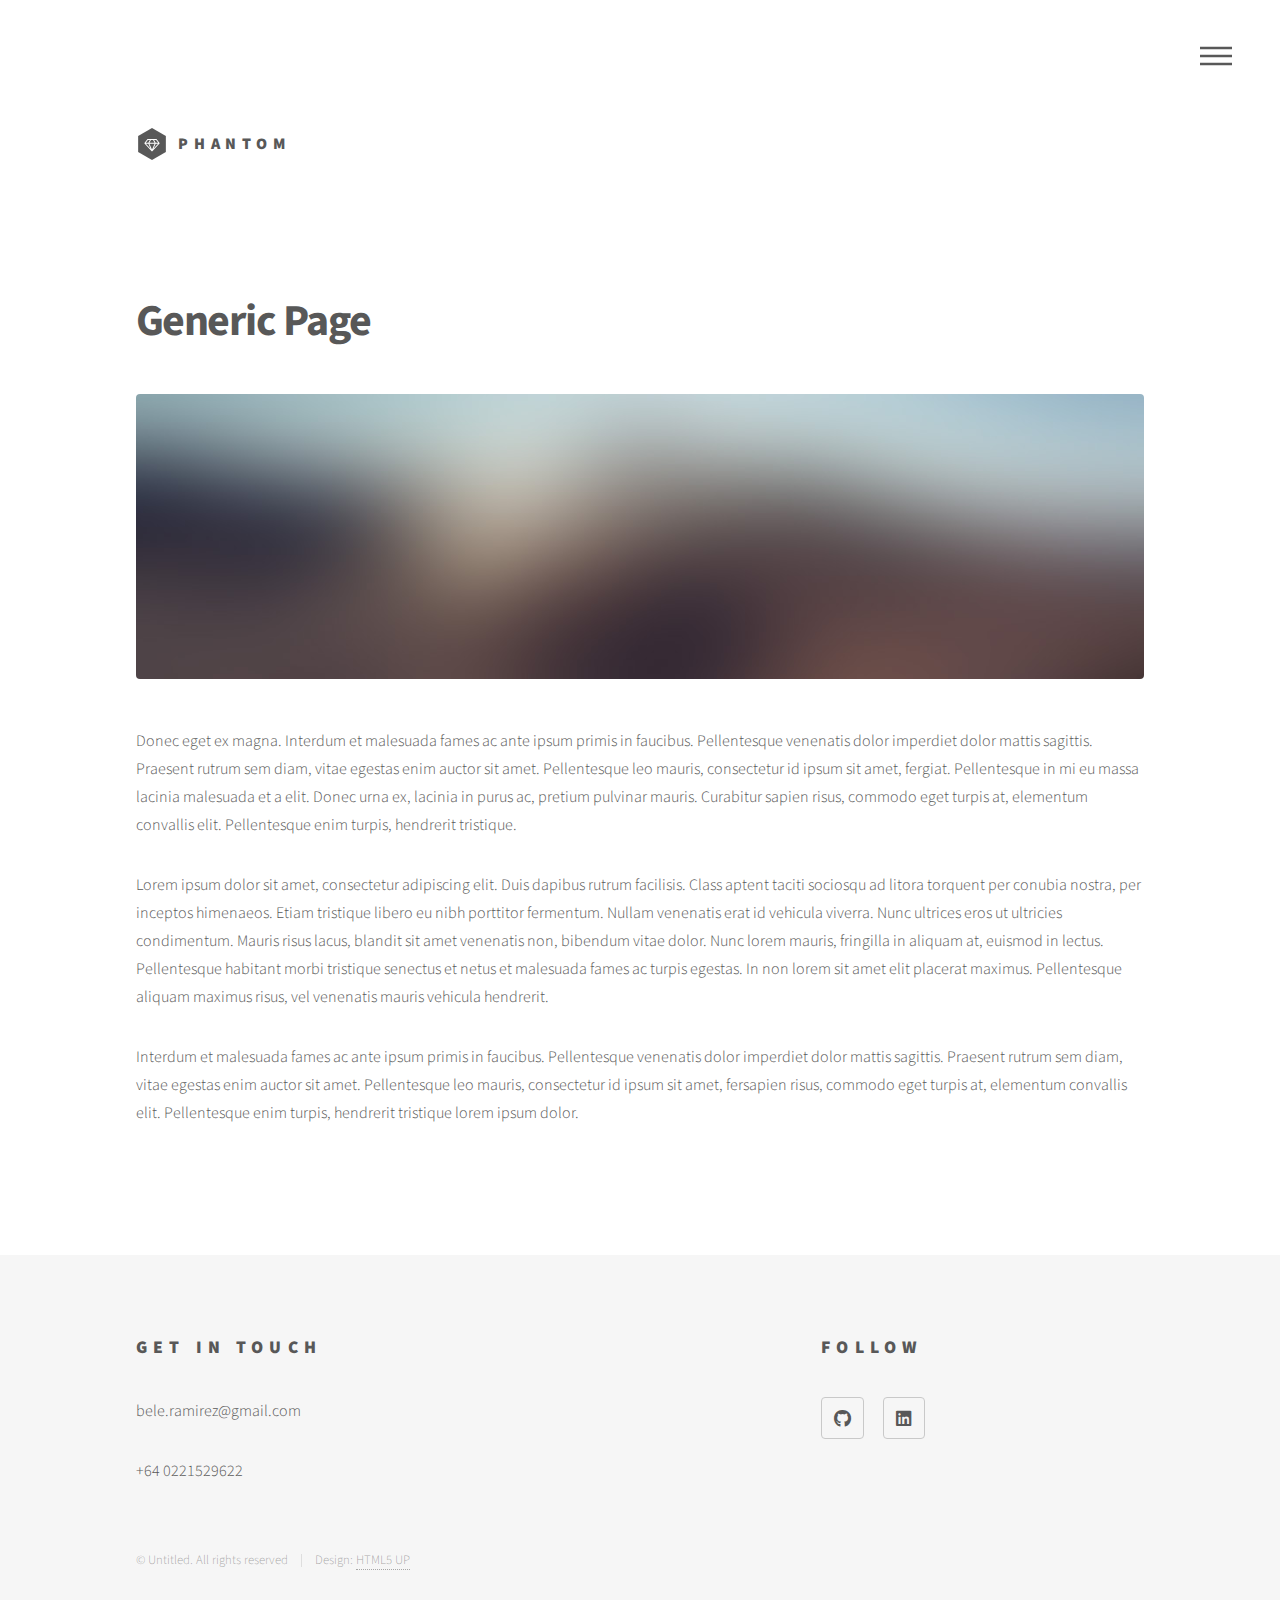
<file: generic.html>
<!DOCTYPE HTML>
<!--
	Phantom by HTML5 UP
	html5up.net | @ajlkn
	Free for personal and commercial use under the CCA 3.0 license (html5up.net/license)
-->
<html>
	<head>
		<title>Belen Ramirez Developer & Designer</title>
		<meta charset="utf-8" />
		<meta name="viewport" content="width=device-width, initial-scale=1, user-scalable=no" />
		<link rel="stylesheet" href="assets/css/main.css" />
		<noscript><link rel="stylesheet" href="assets/css/noscript.css" /></noscript>
	</head>
	<body class="is-preload">
		<!-- Wrapper -->
			<div id="wrapper">

				<!-- Header -->
					<header id="header">
						<div class="inner">

							<!-- Logo -->
								<a href="index.html" class="logo">
									<span class="symbol"><img src="images/logo.svg" alt="" /></span><span class="title">Phantom</span>
								</a>

							<!-- Nav -->
								<nav>
									<ul>
										<li><a href="#menu">Menu</a></li>
									</ul>
								</nav>

						</div>
					</header>

				<!-- Menu -->
					<nav id="menu">
						<h2>Menu</h2>
						<ul>
							<li><a href="index.html">Home</a></li>
							<li><a href="generic.html">Ipsum veroeros</a></li>
							<li><a href="generic.html">Tempus etiam</a></li>
							<li><a href="generic.html">Consequat dolor</a></li>
							<li><a href="elements.html">Elements</a></li>
						</ul>
					</nav>

				<!-- Main -->
					<div id="main">
						<div class="inner">
							<h1>Generic Page</h1>
							<span class="image main"><img src="images/pic13.jpg" alt="" /></span>
							<p>Donec eget ex magna. Interdum et malesuada fames ac ante ipsum primis in faucibus. Pellentesque venenatis dolor imperdiet dolor mattis sagittis. Praesent rutrum sem diam, vitae egestas enim auctor sit amet. Pellentesque leo mauris, consectetur id ipsum sit amet, fergiat. Pellentesque in mi eu massa lacinia malesuada et a elit. Donec urna ex, lacinia in purus ac, pretium pulvinar mauris. Curabitur sapien risus, commodo eget turpis at, elementum convallis elit. Pellentesque enim turpis, hendrerit tristique.</p>
							<p>Lorem ipsum dolor sit amet, consectetur adipiscing elit. Duis dapibus rutrum facilisis. Class aptent taciti sociosqu ad litora torquent per conubia nostra, per inceptos himenaeos. Etiam tristique libero eu nibh porttitor fermentum. Nullam venenatis erat id vehicula viverra. Nunc ultrices eros ut ultricies condimentum. Mauris risus lacus, blandit sit amet venenatis non, bibendum vitae dolor. Nunc lorem mauris, fringilla in aliquam at, euismod in lectus. Pellentesque habitant morbi tristique senectus et netus et malesuada fames ac turpis egestas. In non lorem sit amet elit placerat maximus. Pellentesque aliquam maximus risus, vel venenatis mauris vehicula hendrerit.</p>
							<p>Interdum et malesuada fames ac ante ipsum primis in faucibus. Pellentesque venenatis dolor imperdiet dolor mattis sagittis. Praesent rutrum sem diam, vitae egestas enim auctor sit amet. Pellentesque leo mauris, consectetur id ipsum sit amet, fersapien risus, commodo eget turpis at, elementum convallis elit. Pellentesque enim turpis, hendrerit tristique lorem ipsum dolor.</p>
						</div>
					</div>

				<!-- Footer -->
				<footer id="footer">
					<div class="inner">
						<section>
							<h2>Get in touch</h2>
							<p>bele.ramirez@gmail.com</p>
							<p>+64 0221529622</p>
							<!-- <form method="post" action="#">
								<div class="fields">
									<div class="field half">
										<input type="text" name="name" id="name" placeholder="Name" />
									</div>
									<div class="field half">
										<input type="email" name="email" id="email" placeholder="Email" />
									</div>
									<div class="field">
										<textarea name="message" id="message" placeholder="Message"></textarea>
									</div>
								</div>
								<ul class="actions">
									<li><input type="submit" value="Send" class="primary" /></li>
								</ul>
							</form> -->
						</section>
						<section>
							<h2>Follow</h2>
							<ul class="icons">
								<li><a href="https://github.com/Bolognesia" class="icon brands style2 fa-github"><span class="label">GitHub</span></a></li>
								<li><a href="https://www.linkedin.com/in/belen-ramirez-nz/" class="icon brands style2 fa-linkedin"><span class="label">Linkedin</span></a></li>
							</ul>
						</section>
						<ul class="copyright">
							<li>&copy; Untitled. All rights reserved</li><li>Design: <a href="http://html5up.net">HTML5 UP</a></li>
						</ul>
					</div>
				</footer>

			</div>

		<!-- Scripts -->
			<script src="assets/js/jquery.min.js"></script>
			<script src="assets/js/browser.min.js"></script>
			<script src="assets/js/breakpoints.min.js"></script>
			<script src="assets/js/util.js"></script>
			<script src="assets/js/main.js"></script>

	</body>
</html>
</file>
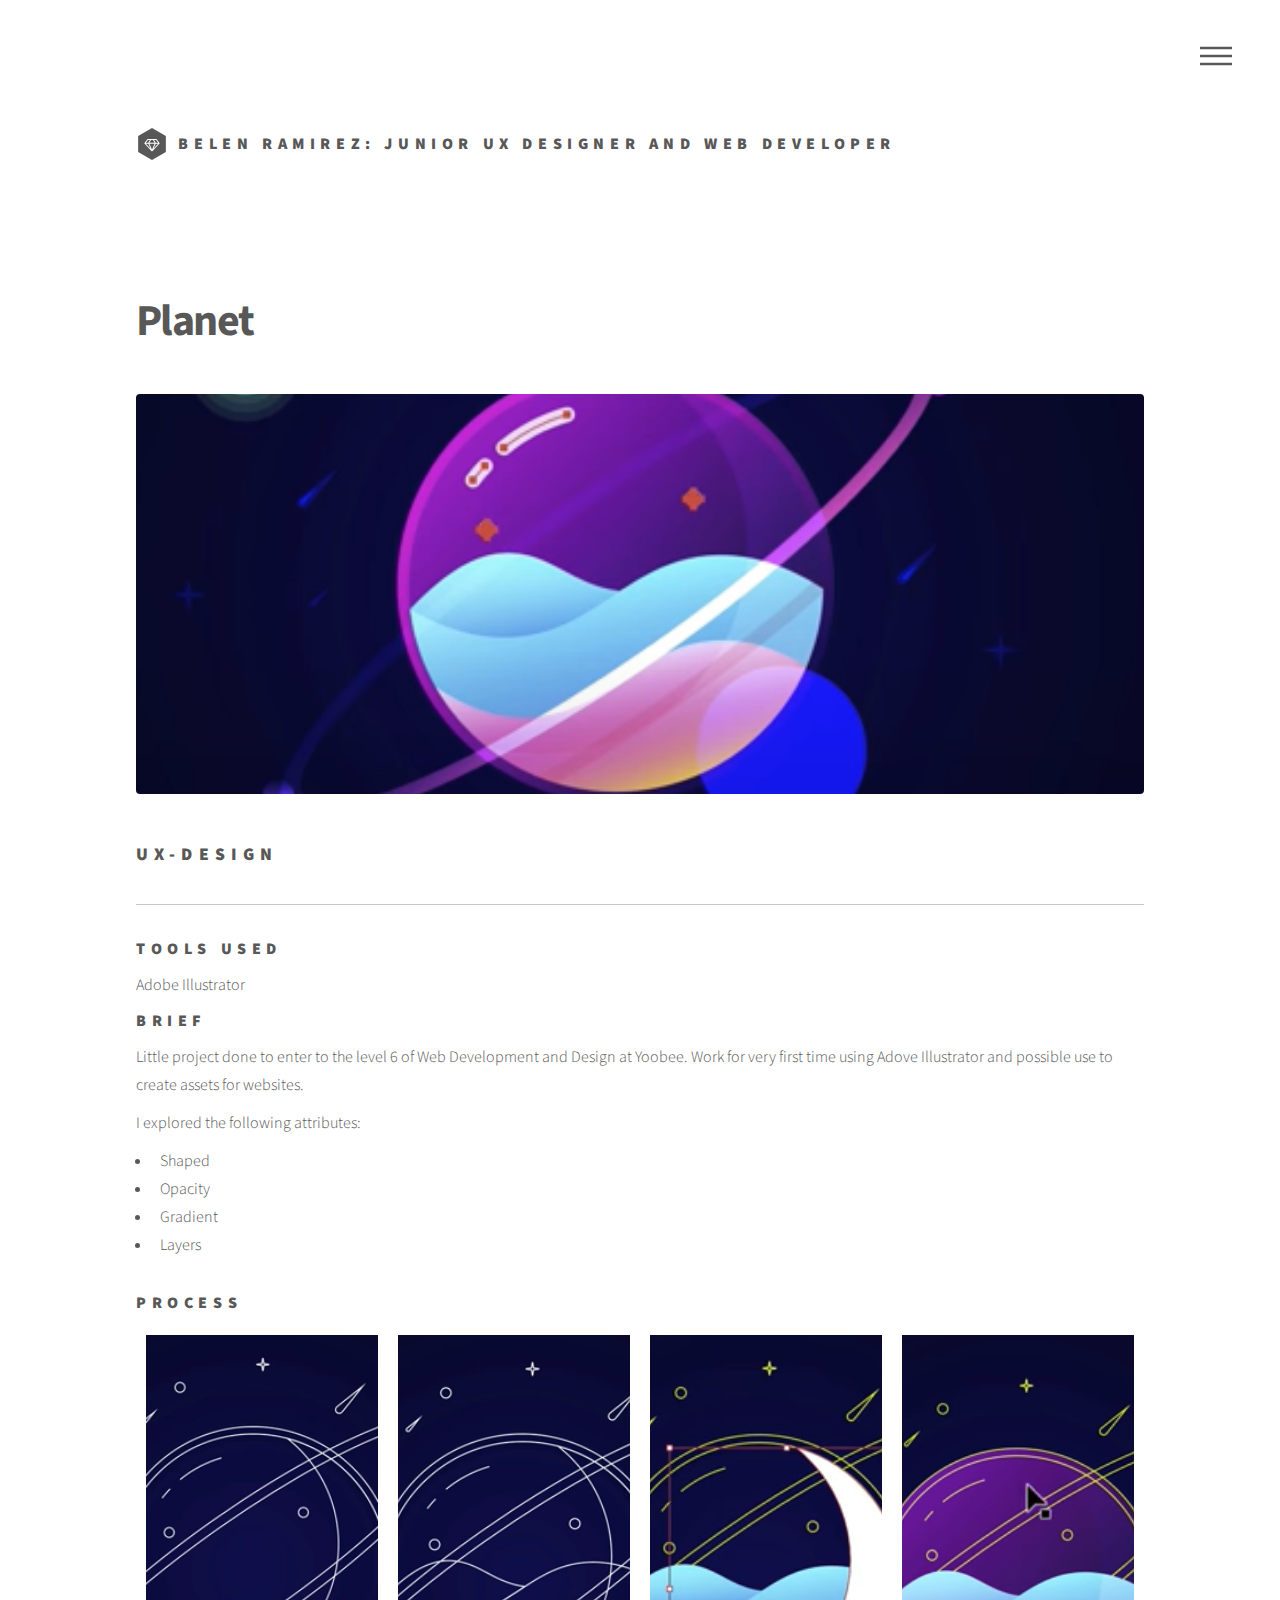
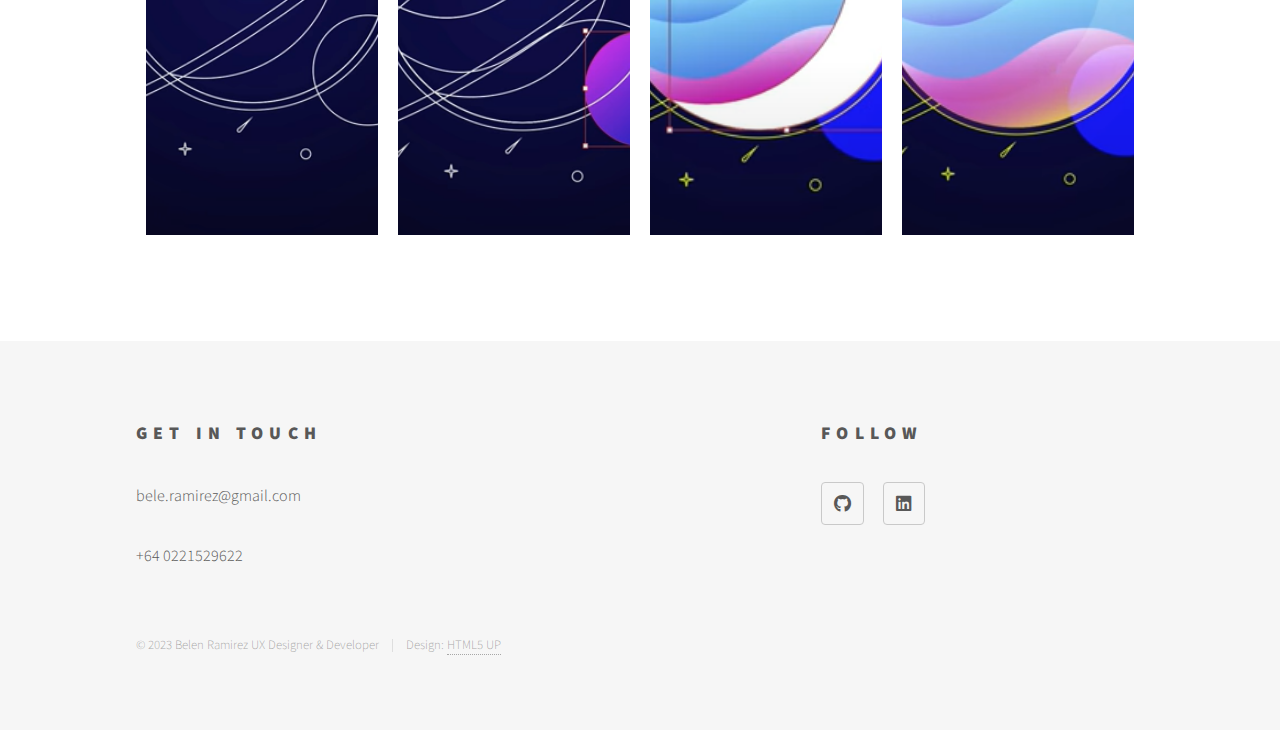
<file: illustrator_planet.html>
<!DOCTYPE HTML>
<!--
	Phantom by HTML5 UP
	html5up.net | @ajlkn
	Free for personal and commercial use under the CCA 3.0 license (html5up.net/license)
-->
<html>
	<head>
		<title>Belen Ramirez Developer & Designer</title>
		<meta charset="utf-8" />
		<meta name="viewport" content="width=device-width, initial-scale=1, user-scalable=no" />
		<link rel="stylesheet" href="assets/css/main.css" />
		<noscript><link rel="stylesheet" href="assets/css/noscript.css" /></noscript>
		<link rel="stylesheet" href="assets/css/my-css.css">
	</head>
	<body class="is-preload">
		<!-- Wrapper -->
			<div id="wrapper">

				<!-- Header -->
					<header id="header">
						<div class="inner">

							<!-- Logo -->
                            <a href="index.html" class="logo">
                                <span class="symbol"><img src="images/logo.svg" alt="" /></span><span class="title">Belen Ramirez: Junior UX Designer and Web Developer </span>
                            </a>

							<!-- Nav -->
								<nav>
									<ul>
										<li><a href="#menu">Menu</a></li>
									</ul>
								</nav>

						</div>
					</header>

					<!-- Menu -->
					<nav id="menu">
						<h2>Menu</h2>
						<ul>
							<li><a href="index.html">Home</a></li>
							<li><a href="about.html">About</a></li>
						</ul>
					</nav>

					<!-- Main -->
					<div id="main">
						<div class="inner">
							<h1>Planet</h1>
							<span class="image main" id="hb-hero-image"><img src="images/planet8.png" alt="" /></span>
							<div class="project-section">
                                <div class="project-content-section">
                                    <div class="ux-design-info">
                                        <h2>UX-Design</h2>
                                        <hr>
										
										<h3>Tools Used</h3>
										<div class="tools-section">
                                            <div class="tool-btn">Adobe Illustrator</div>
										</div>

										<h3>Brief</h3>
										<div>
											<p>Little project done to enter to the level 6 of Web Development and Design at Yoobee. Work for very first time using Adove Illustrator and possible use to create assets for websites.</p>
											
											<p>I explored the following attributes:</p>
												<ul>
													<li>Shaped</li>
													<li>Opacity</li>
                                                    <li>Gradient</li>
                                                    <li>Layers</li>
												</ul>
											</div>
										</div>

										<h3>Process</h3>
										<div class="mockups-section">
											<div class="container">
												<img src="/images/planet 1.png" alt="" class="img1">
											</div>
											<div class="container">
												<img src="/images/planet3.png" alt="" class="img2">
											</div>
											<div class="container">
												<img src="/images/planet4.png" alt="" class="img3">
											</div>
											<div class="container">
												<img src="/images/planet6.png" alt="" class="img4">
											</div>
										</div>
									</div>
								</div>	
							</div>
						</div>

						<!-- Footer -->
						<footer id="footer">
							<div class="inner">
								<section>
									<h2>Get in touch</h2>
									<p>bele.ramirez@gmail.com</p>
									<p>+64 0221529622</p>
								</section>
								<section>
									<h2>Follow</h2>
									<ul class="icons">
										<li><a href="https://github.com/Bolognesia" class="icon brands style2 fa-github"><span class="label">GitHub</span></a></li>
										<li><a href="https://www.linkedin.com/in/belen-ramirez-nz/" class="icon brands style2 fa-linkedin"><span class="label">Linkedin</span></a></li>
									</ul>
								</section>
								<ul class="copyright">
									<li>&copy; 2023 Belen Ramirez UX Designer & Developer</li><li>Design: <a href="http://html5up.net">HTML5 UP</a></li>
								</ul>
							</div>
						</footer>
					</div>
			</div>

		<!-- Scripts -->
			<script src="assets/js/jquery.min.js"></script>
			<script src="assets/js/browser.min.js"></script>
			<script src="assets/js/breakpoints.min.js"></script>
			<script src="assets/js/util.js"></script>
			<script src="assets/js/main.js"></script>

	</body>
</html>
</file>
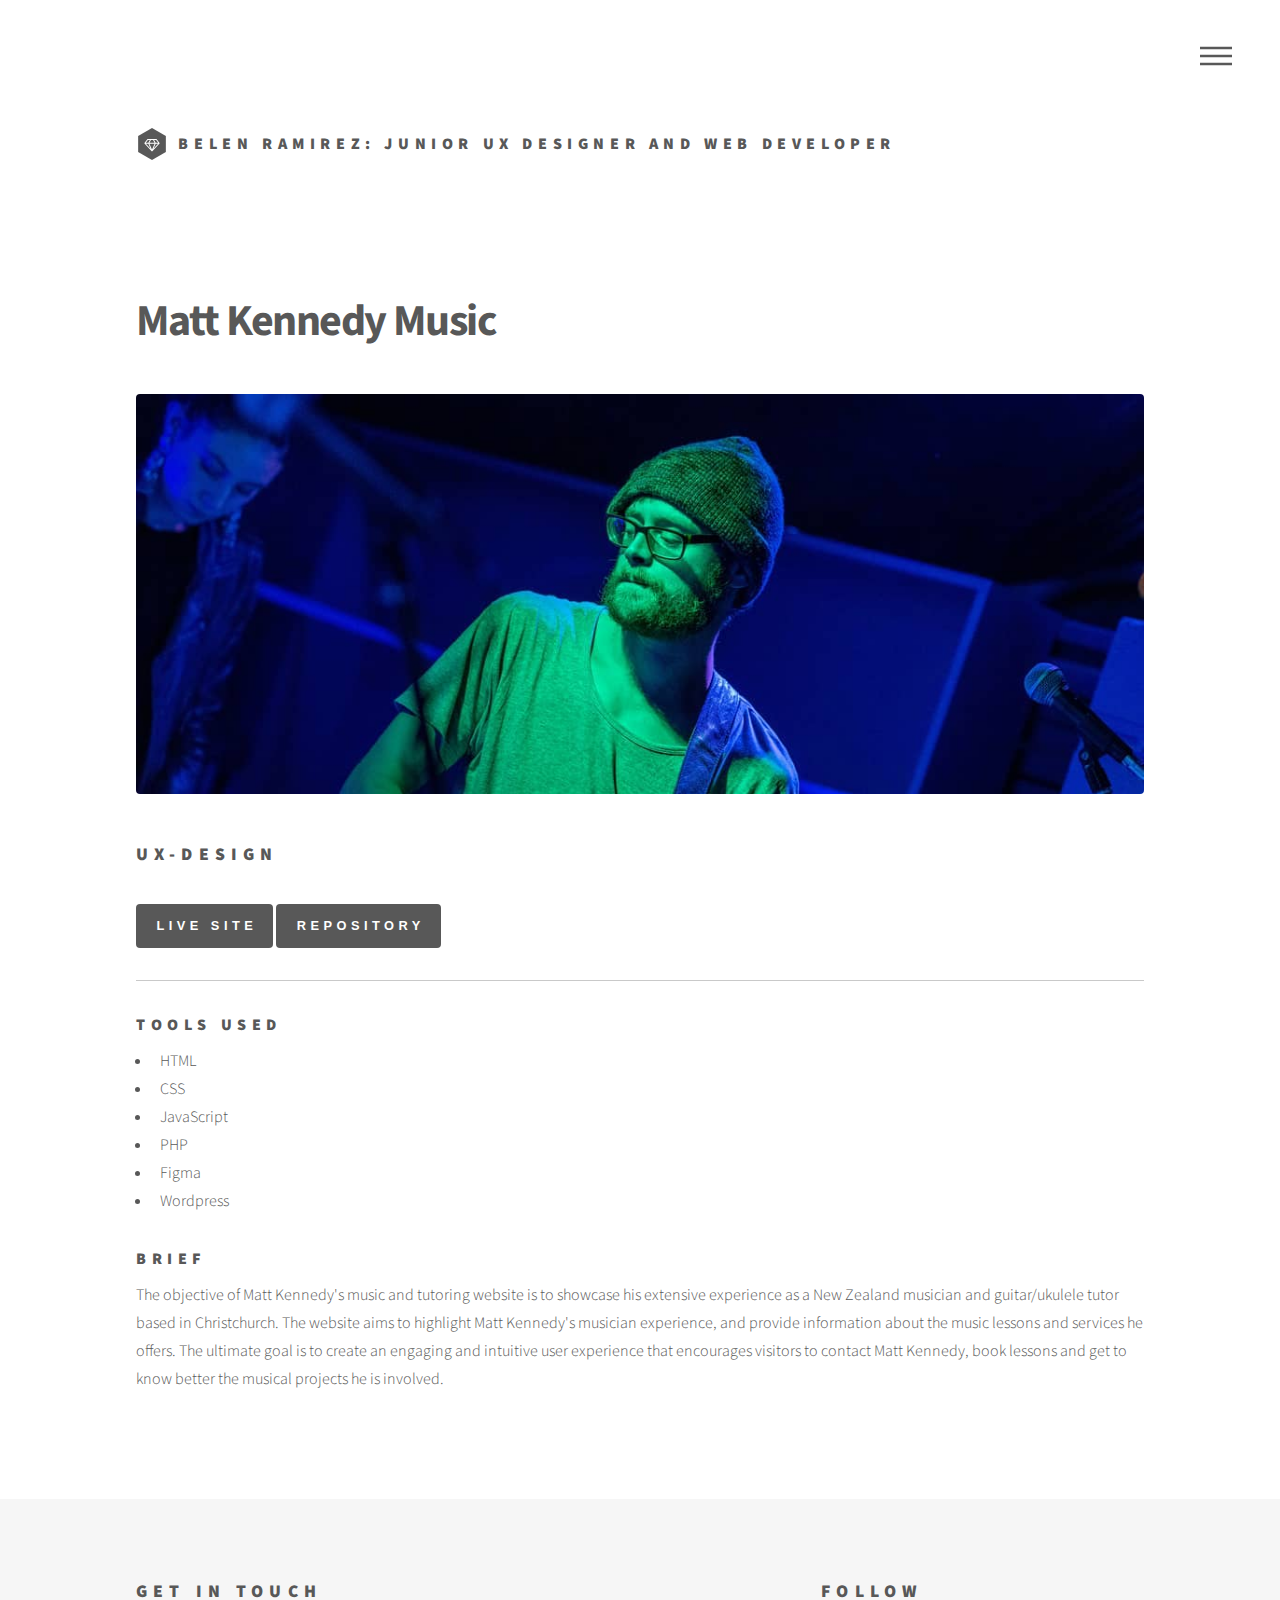
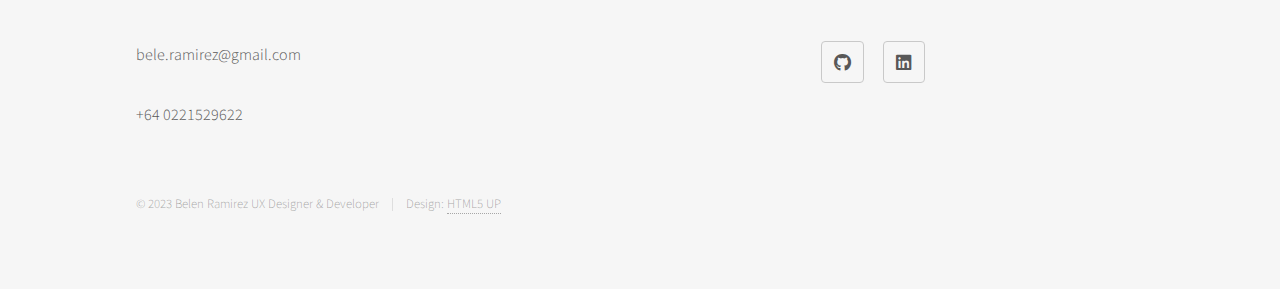
<file: matt-kennedy-music.html>
<!DOCTYPE HTML>
<!--
	Phantom by HTML5 UP
	html5up.net | @ajlkn
	Free for personal and commercial use under the CCA 3.0 license (html5up.net/license)
-->
<html>
	<head>
		<title>Belen Ramirez Developer & Designer</title>
		<meta charset="utf-8" />
		<meta name="viewport" content="width=device-width, initial-scale=1, user-scalable=no" />
		<link rel="stylesheet" href="assets/css/main.css" />
		<noscript><link rel="stylesheet" href="assets/css/noscript.css" /></noscript>
		<link rel="stylesheet" href="assets/css/my-css.css">
	</head>
	<body class="is-preload">
		<!-- Wrapper -->
			<div id="wrapper">

				<!-- Header -->
					<header id="header">
						<div class="inner">

							<!-- Logo -->
							<a href="index.html" class="logo">
								<span class="symbol"><img src="images/logo.svg" alt="" /></span><span class="title">Belen Ramirez: Junior UX Designer and Web Developer </span>
							</a>

							<!-- Nav -->
								<nav>
									<ul>
										<li><a href="#menu">Menu</a></li>
									</ul>
								</nav>

						</div>
					</header>

				<!-- Menu -->
					<nav id="menu">
						<h2>Menu</h2>
						<ul>
							<li><a href="index.html">Home</a></li>
							<li><a href="about.html">About</a></li>
						</ul>
					</nav>

				<!-- Main -->
					<div id="main">
						<div class="inner">
							<h1>Matt Kennedy Music</h1>
							<span class="image main" id="hb-hero-image"><img src="images/horizone4.jpeg" alt="" /></span>
							<div class="project-section">
                                <div class="project-content-section">
                                    <div class="ux-design-info">
                                        <h2>UX-Design</h2>
										<div class="demo-repository-section">
											<a href="https://belen.ramirez.yoobeestudent.net/matt-kennedy-music" target="_blank"><button class='primary'>Live Site</button></a>
											<a href="https://github.com/Bolognesia/mk-music-theme" target="_blank"><button class='primary'>Repository</button></a>
										</div>
                                        <hr>
										

										<h3>Tools Used</h3>
										<ul>
											<li>HTML</li>
											<li>CSS</li>
											<li>JavaScript</li>
											<li>PHP</li>
											<li>Figma</li>
											<li>Wordpress</li>
										</ul>

                                        <!-- <h3>Discovery</h3>
                                        <div>
                                            <p>For this project I created a brand focused in sell cruelty free products online.</p>

											<p>"In Happy Bunny, our goal is to source and distribute into New Zealand, the highest quality, ethical products that meet the following requirements: Vegan, Environmentally friendly, Fairtrade & Sustainable. We proud ourself to only deal with ethical manufacturers and producers that share our vision of a Sustainable Planet and who are committed to partner with us for the long term to provide quality and affordable products."</p>
                                        </div> -->

										<h3>Brief</h3>
										<div>
											<p>The objective of Matt Kennedy's music and tutoring website is to showcase his extensive experience as a New Zealand musician and guitar/ukulele tutor based in Christchurch. The website aims to highlight Matt Kennedy's musician experience, and provide information about the music lessons and services he offers. The ultimate goal is to create an engaging and intuitive user experience that encourages visitors to contact Matt Kennedy, book lessons and get to know better the musical projects he is involved.</p>
											<!-- <div>
												<ul>
													<li>Filter products based on their category</li>
													<li>Display producs as cards or grids</li>
													<li>Search products</li>
												</ul>
											</div> -->
										</div>

										<!-- <h3>Mockups</h3>
										<div class="mockups-section">
											<div class="container">
												<img src="/images//mockups//hb-mockup-1.jpeg" alt="" class="img1">
											</div>
											<div class="container">
												<img src="/images//mockups//hb-mockup-2.jpeg" alt="" class="img2">
											</div>
											<div class="container">
												<img src="/images//mockups//hb-mockup-3.jpeg" alt="" class="img3">
											</div>
											<div class="container">
												<img src="/images//mockups//hb-mockup-4.jpeg" alt="" class="img4">
											</div>
										</div> -->
									</div>
								</div>	
							</div>
						</div>
					</div>
					<!-- Footer -->
					<footer id="footer">
						<div class="inner">
							<section>
								<h2>Get in touch</h2>
								<p>bele.ramirez@gmail.com</p>
								<p>+64 0221529622</p>
							</section>
							<section>
								<h2>Follow</h2>
								<ul class="icons">
									<li><a href="https://github.com/Bolognesia" class="icon brands style2 fa-github" target="_blank"><span class="label">GitHub</span></a></li>
									<li><a href="https://www.linkedin.com/in/belen-ramirez-nz/" class="icon brands style2 fa-linkedin" target="_blank"><span class="label">Linkedin</span></a></li>
								</ul>
							</section>
							<ul class="copyright">
								<li>&copy; 2023 Belen Ramirez UX Designer & Developer</li><li>Design: <a href="http://html5up.net">HTML5 UP</a></li>
							</ul>
						</div>
					</footer>
		

			</div>

		<!-- Scripts -->
			<script src="assets/js/jquery.min.js"></script>
			<script src="assets/js/browser.min.js"></script>
			<script src="assets/js/breakpoints.min.js"></script>
			<script src="assets/js/util.js"></script>
			<script src="assets/js/main.js"></script>

	</body>
</html>
</file>
<file: assets/css/noscript.css>
/*
	Phantom by HTML5 UP
	html5up.net | @ajlkn
	Free for personal and commercial use under the CCA 3.0 license (html5up.net/license)
*/

/* Tiles */

	body.is-preload .tiles article {
		-moz-transform: none;
		-webkit-transform: none;
		-ms-transform: none;
		transform: none;
		opacity: 1;
	}
</file>
<file: assets/css/my-css.css>
.learn-more-wrapper {
  margin: 0 0 32px 0;
  display: flex;
  justify-content: flex-end;
}

.tiles article > a:hover p {
  font-weight: 600;
}

.project-content-section p, .project-content-section h3 {
  margin: 10px 0;
}
.project-content-section .brief-wrapper {
  display: flex;
  align-items: center;
}
.project-content-section .logo-image-wrapper {
  height: 150px;
  width: 400px;
  margin-left: 20px;
}
.project-content-section .tucasa {
  background-color: rgb(43, 54, 28);
  padding: 10px;
  border-radius: 10px;
}
.project-content-section .logo {
  width: 100%;
  height: 100%;
  -o-object-fit: fill;
     object-fit: fill;
}
.project-content-section .link {
  color: #8499e7;
}
.project-content-section .mockups-section {
  display: flex;
  width: 100%;
}
.project-content-section .mockups-section .container {
  width: 500px;
  height: 500px;
  margin: 10px;
}
.project-content-section .mockups-section .container img {
  width: 100%;
  height: 100%;
  -o-object-fit: cover;
     object-fit: cover;
}
@media screen and (max-width: 900px) {
  .project-content-section .mockups-section {
    flex-direction: column;
  }
  .project-content-section .mockups-section .container {
    width: 96%;
  }
}
@media screen and (max-width: 576px) {
  .project-content-section .brief-wrapper {
    flex-direction: column;
  }
}

/* HERO IMAGES */
#eco-hero-img, #hb-hero-image {
  height: 400px;
}
#eco-hero-img img, #hb-hero-image img {
  height: 100%;
  -o-object-fit: cover;
     object-fit: cover;
}

#about {
  width: 75%;
  margin: auto;
}
#about img {
  width: 100%;
  height: 100%;
  -o-object-fit: cover;
     object-fit: cover;
}

.about-me-wrapper {
  margin: 20px 0;
}
.about-me-wrapper .right-align {
  text-align: right;
}
.about-me-wrapper .about-me-paragraph-wrapper {
  display: flex;
  justify-content: space-between;
  align-items: center;
}
.about-me-wrapper .about-me-paragraph-wrapper .img-wrapper {
  width: clamp(150px, 50vw, 250px);
  margin: 20px;
}
.about-me-wrapper .about-me-paragraph-wrapper .img-wrapper img {
  height: 100%;
  width: 100%;
  -o-object-fit: fill;
     object-fit: fill;
}
.about-me-wrapper .about-me-paragraph-wrapper .paragraph-wrapper {
  max-width: 75%;
}
.about-me-wrapper .inverted {
  flex-direction: row-reverse;
}

@media screen and (max-width: 900px) {
  .about-me-wrapper .right-align, .about-me-wrapper h2 {
    text-align: center;
  }
  .about-me-wrapper .about-me-paragraph-wrapper {
    flex-direction: column;
  }
}/*# sourceMappingURL=my-css.css.map */
</file>
<file: assets/css/main.css>
@import url(fontawesome-all.min.css);
@import url("https://fonts.googleapis.com/css?family=Source+Sans+Pro:300,700,900");

/*
	Phantom by HTML5 UP
	html5up.net | @ajlkn
	Free for personal and commercial use under the CCA 3.0 license (html5up.net/license)
*/

html, body, div, span, applet, object,
iframe, h1, h2, h3, h4, h5, h6, p, blockquote,
pre, a, abbr, acronym, address, big, cite,
code, del, dfn, em, img, ins, kbd, q, s, samp,
small, strike, strong, sub, sup, tt, var, b,
u, i, center, dl, dt, dd, ol, ul, li, fieldset,
form, label, legend, table, caption, tbody,
tfoot, thead, tr, th, td, article, aside,
canvas, details, embed, figure, figcaption,
footer, header, hgroup, menu, nav, output, ruby,
section, summary, time, mark, audio, video {
	margin: 0;
	padding: 0;
	border: 0;
	font-size: 100%;
	font: inherit;
	vertical-align: baseline;}

article, aside, details, figcaption, figure,
footer, header, hgroup, menu, nav, section {
	display: block;}

body {
	line-height: 1;
}

ol, ul {
	list-style: none;
}

blockquote, q {
	quotes: none;
}

	blockquote:before, blockquote:after, q:before, q:after {
		content: '';
		content: none;
	}

table {
	border-collapse: collapse;
	border-spacing: 0;
}

body {
	-webkit-text-size-adjust: none;
}

mark {
	background-color: transparent;
	color: inherit;
}

input::-moz-focus-inner {
	border: 0;
	padding: 0;
}

input, select, textarea {
	-moz-appearance: none;
	-webkit-appearance: none;
	-ms-appearance: none;
	appearance: none;
}

/* Basic */

	@-ms-viewport {
		width: device-width;
	}

	body {
		-ms-overflow-style: scrollbar;
	}

	@media screen and (max-width: 480px) {

		html, body {
			min-width: 320px;
		}

	}

	html {
		box-sizing: border-box;
	}

	*, *:before, *:after {
		box-sizing: inherit;
	}

	body {
		background: #ffffff;
	}

		body.is-preload *, body.is-preload *:before, body.is-preload *:after {
			-moz-animation: none !important;
			-webkit-animation: none !important;
			-ms-animation: none !important;
			animation: none !important;
			-moz-transition: none !important;
			-webkit-transition: none !important;
			-ms-transition: none !important;
			transition: none !important;
		}

/* Type */

	body, input, select, textarea {
		color: #585858;
		font-family: "Source Sans Pro", Helvetica, sans-serif;
		font-size: 16pt;
		font-weight: 300;
		line-height: 1.75;
	}

		@media screen and (max-width: 1680px) {

			body, input, select, textarea {
				font-size: 14pt;
			}

		}

		@media screen and (max-width: 1280px) {

			body, input, select, textarea {
				font-size: 12pt;
			}

		}

	a {
		-moz-transition: border-bottom-color 0.2s ease, color 0.2s ease;
		-webkit-transition: border-bottom-color 0.2s ease, color 0.2s ease;
		-ms-transition: border-bottom-color 0.2s ease, color 0.2s ease;
		transition: border-bottom-color 0.2s ease, color 0.2s ease;
		text-decoration: none;
		color: #585858;
		border-bottom: dotted 1px rgba(88, 88, 88, 0.5);
	}

		a:hover {
			border-bottom-color: transparent;
			color: #f2849e !important;
		}

	strong, b {
		font-weight: 900;
	}

	em, i {
		font-style: italic;
	}

	p {
		margin: 0 0 2em 0;
	}

	h1 {
		font-size: 2.75em;
		font-weight: 700;
		line-height: 1.3;
		margin: 0 0 1em 0;
		letter-spacing: -0.035em;
	}

		h1 a {
			color: inherit;
		}

		@media screen and (max-width: 736px) {

			h1 {
				font-size: 2em;
				margin: 0 0 1em 0;
			}

		}

		@media screen and (max-width: 360px) {

			h1 {
				font-size: 1.75em;
			}

		}

	h2, h3, h4, h5, h6 {
		font-weight: 900;
		line-height: 1.5;
		margin: 0 0 2em 0;
		text-transform: uppercase;
		letter-spacing: 0.35em;
	}

		h2 a, h3 a, h4 a, h5 a, h6 a {
			color: inherit;
		}

	h2 {
		font-size: 1.1em;
	}

	h3 {
		font-size: 1em;
	}

	h4 {
		font-size: 0.8em;
	}

	h5 {
		font-size: 0.8em;
	}

	h6 {
		font-size: 0.8em;
	}

	@media screen and (max-width: 980px) {

		h1 br, h2 br, h3 br, h4 br, h5 br, h6 br {
			display: none;
		}

	}

	@media screen and (max-width: 736px) {

		h2 {
			font-size: 1em;
		}

		h3 {
			font-size: 0.8em;
		}

	}

	sub {
		font-size: 0.8em;
		position: relative;
		top: 0.5em;
	}

	sup {
		font-size: 0.8em;
		position: relative;
		top: -0.5em;
	}

	blockquote {
		border-left: solid 4px #c9c9c9;
		font-style: italic;
		margin: 0 0 2em 0;
		padding: 0.5em 0 0.5em 2em;
	}

	code {
		background: rgba(144, 144, 144, 0.075);
		border-radius: 4px;
		border: solid 1px #c9c9c9;
		font-family: "Courier New", monospace;
		font-size: 0.9em;
		margin: 0 0.25em;
		padding: 0.25em 0.65em;
	}

	pre {
		-webkit-overflow-scrolling: touch;
		font-family: "Courier New", monospace;
		font-size: 0.9em;
		margin: 0 0 2em 0;
	}

		pre code {
			display: block;
			line-height: 1.75;
			padding: 1em 1.5em;
			overflow-x: auto;
		}

	hr {
		border: 0;
		border-bottom: solid 1px #c9c9c9;
		margin: 2em 0;
	}

		hr.major {
			margin: 3em 0;
		}

	.align-left {
		text-align: left;
	}

	.align-center {
		text-align: center;
	}

	.align-right {
		text-align: right;
	}

/* Row */

	.row {
		display: flex;
		flex-wrap: wrap;
		box-sizing: border-box;
		align-items: stretch;
	}

		.row > * {
			box-sizing: border-box;
		}

		.row.gtr-uniform > * > :last-child {
			margin-bottom: 0;
		}

		.row.aln-left {
			justify-content: flex-start;
		}

		.row.aln-center {
			justify-content: center;
		}

		.row.aln-right {
			justify-content: flex-end;
		}

		.row.aln-top {
			align-items: flex-start;
		}

		.row.aln-middle {
			align-items: center;
		}

		.row.aln-bottom {
			align-items: flex-end;
		}

		.row > .imp {
			order: -1;
		}

		.row > .col-1 {
			width: 8.33333%;
		}

		.row > .off-1 {
			margin-left: 8.33333%;
		}

		.row > .col-2 {
			width: 16.66667%;
		}

		.row > .off-2 {
			margin-left: 16.66667%;
		}

		.row > .col-3 {
			width: 25%;
		}

		.row > .off-3 {
			margin-left: 25%;
		}

		.row > .col-4 {
			width: 33.33333%;
		}

		.row > .off-4 {
			margin-left: 33.33333%;
		}

		.row > .col-5 {
			width: 41.66667%;
		}

		.row > .off-5 {
			margin-left: 41.66667%;
		}

		.row > .col-6 {
			width: 50%;
		}

		.row > .off-6 {
			margin-left: 50%;
		}

		.row > .col-7 {
			width: 58.33333%;
		}

		.row > .off-7 {
			margin-left: 58.33333%;
		}

		.row > .col-8 {
			width: 66.66667%;
		}

		.row > .off-8 {
			margin-left: 66.66667%;
		}

		.row > .col-9 {
			width: 75%;
		}

		.row > .off-9 {
			margin-left: 75%;
		}

		.row > .col-10 {
			width: 83.33333%;
		}

		.row > .off-10 {
			margin-left: 83.33333%;
		}

		.row > .col-11 {
			width: 91.66667%;
		}

		.row > .off-11 {
			margin-left: 91.66667%;
		}

		.row > .col-12 {
			width: 100%;
		}

		.row > .off-12 {
			margin-left: 100%;
		}

		.row.gtr-0 {
			margin-top: 0;
			margin-left: 0em;
		}

			.row.gtr-0 > * {
				padding: 0 0 0 0em;
			}

			.row.gtr-0.gtr-uniform {
				margin-top: 0em;
			}

				.row.gtr-0.gtr-uniform > * {
					padding-top: 0em;
				}

		.row.gtr-25 {
			margin-top: 0;
			margin-left: -0.5em;
		}

			.row.gtr-25 > * {
				padding: 0 0 0 0.5em;
			}

			.row.gtr-25.gtr-uniform {
				margin-top: -0.5em;
			}

				.row.gtr-25.gtr-uniform > * {
					padding-top: 0.5em;
				}

		.row.gtr-50 {
			margin-top: 0;
			margin-left: -1em;
		}

			.row.gtr-50 > * {
				padding: 0 0 0 1em;
			}

			.row.gtr-50.gtr-uniform {
				margin-top: -1em;
			}

				.row.gtr-50.gtr-uniform > * {
					padding-top: 1em;
				}

		.row {
			margin-top: 0;
			margin-left: -2em;
		}

			.row > * {
				padding: 0 0 0 2em;
			}

			.row.gtr-uniform {
				margin-top: -2em;
			}

				.row.gtr-uniform > * {
					padding-top: 2em;
				}

		.row.gtr-150 {
			margin-top: 0;
			margin-left: -3em;
		}

			.row.gtr-150 > * {
				padding: 0 0 0 3em;
			}

			.row.gtr-150.gtr-uniform {
				margin-top: -3em;
			}

				.row.gtr-150.gtr-uniform > * {
					padding-top: 3em;
				}

		.row.gtr-200 {
			margin-top: 0;
			margin-left: -4em;
		}

			.row.gtr-200 > * {
				padding: 0 0 0 4em;
			}

			.row.gtr-200.gtr-uniform {
				margin-top: -4em;
			}

				.row.gtr-200.gtr-uniform > * {
					padding-top: 4em;
				}

		@media screen and (max-width: 1680px) {

			.row {
				display: flex;
				flex-wrap: wrap;
				box-sizing: border-box;
				align-items: stretch;
			}

				.row > * {
					box-sizing: border-box;
				}

				.row.gtr-uniform > * > :last-child {
					margin-bottom: 0;
				}

				.row.aln-left {
					justify-content: flex-start;
				}

				.row.aln-center {
					justify-content: center;
				}

				.row.aln-right {
					justify-content: flex-end;
				}

				.row.aln-top {
					align-items: flex-start;
				}

				.row.aln-middle {
					align-items: center;
				}

				.row.aln-bottom {
					align-items: flex-end;
				}

				.row > .imp-xlarge {
					order: -1;
				}

				.row > .col-1-xlarge {
					width: 8.33333%;
				}

				.row > .off-1-xlarge {
					margin-left: 8.33333%;
				}

				.row > .col-2-xlarge {
					width: 16.66667%;
				}

				.row > .off-2-xlarge {
					margin-left: 16.66667%;
				}

				.row > .col-3-xlarge {
					width: 25%;
				}

				.row > .off-3-xlarge {
					margin-left: 25%;
				}

				.row > .col-4-xlarge {
					width: 33.33333%;
				}

				.row > .off-4-xlarge {
					margin-left: 33.33333%;
				}

				.row > .col-5-xlarge {
					width: 41.66667%;
				}

				.row > .off-5-xlarge {
					margin-left: 41.66667%;
				}

				.row > .col-6-xlarge {
					width: 50%;
				}

				.row > .off-6-xlarge {
					margin-left: 50%;
				}

				.row > .col-7-xlarge {
					width: 58.33333%;
				}

				.row > .off-7-xlarge {
					margin-left: 58.33333%;
				}

				.row > .col-8-xlarge {
					width: 66.66667%;
				}

				.row > .off-8-xlarge {
					margin-left: 66.66667%;
				}

				.row > .col-9-xlarge {
					width: 75%;
				}

				.row > .off-9-xlarge {
					margin-left: 75%;
				}

				.row > .col-10-xlarge {
					width: 83.33333%;
				}

				.row > .off-10-xlarge {
					margin-left: 83.33333%;
				}

				.row > .col-11-xlarge {
					width: 91.66667%;
				}

				.row > .off-11-xlarge {
					margin-left: 91.66667%;
				}

				.row > .col-12-xlarge {
					width: 100%;
				}

				.row > .off-12-xlarge {
					margin-left: 100%;
				}

				.row.gtr-0 {
					margin-top: 0;
					margin-left: 0em;
				}

					.row.gtr-0 > * {
						padding: 0 0 0 0em;
					}

					.row.gtr-0.gtr-uniform {
						margin-top: 0em;
					}

						.row.gtr-0.gtr-uniform > * {
							padding-top: 0em;
						}

				.row.gtr-25 {
					margin-top: 0;
					margin-left: -0.5em;
				}

					.row.gtr-25 > * {
						padding: 0 0 0 0.5em;
					}

					.row.gtr-25.gtr-uniform {
						margin-top: -0.5em;
					}

						.row.gtr-25.gtr-uniform > * {
							padding-top: 0.5em;
						}

				.row.gtr-50 {
					margin-top: 0;
					margin-left: -1em;
				}

					.row.gtr-50 > * {
						padding: 0 0 0 1em;
					}

					.row.gtr-50.gtr-uniform {
						margin-top: -1em;
					}

						.row.gtr-50.gtr-uniform > * {
							padding-top: 1em;
						}

				.row {
					margin-top: 0;
					margin-left: -2em;
				}

					.row > * {
						padding: 0 0 0 2em;
					}

					.row.gtr-uniform {
						margin-top: -2em;
					}

						.row.gtr-uniform > * {
							padding-top: 2em;
						}

				.row.gtr-150 {
					margin-top: 0;
					margin-left: -3em;
				}

					.row.gtr-150 > * {
						padding: 0 0 0 3em;
					}

					.row.gtr-150.gtr-uniform {
						margin-top: -3em;
					}

						.row.gtr-150.gtr-uniform > * {
							padding-top: 3em;
						}

				.row.gtr-200 {
					margin-top: 0;
					margin-left: -4em;
				}

					.row.gtr-200 > * {
						padding: 0 0 0 4em;
					}

					.row.gtr-200.gtr-uniform {
						margin-top: -4em;
					}

						.row.gtr-200.gtr-uniform > * {
							padding-top: 4em;
						}

		}

		@media screen and (max-width: 1280px) {

			.row {
				display: flex;
				flex-wrap: wrap;
				box-sizing: border-box;
				align-items: stretch;
			}

				.row > * {
					box-sizing: border-box;
				}

				.row.gtr-uniform > * > :last-child {
					margin-bottom: 0;
				}

				.row.aln-left {
					justify-content: flex-start;
				}

				.row.aln-center {
					justify-content: center;
				}

				.row.aln-right {
					justify-content: flex-end;
				}

				.row.aln-top {
					align-items: flex-start;
				}

				.row.aln-middle {
					align-items: center;
				}

				.row.aln-bottom {
					align-items: flex-end;
				}

				.row > .imp-large {
					order: -1;
				}

				.row > .col-1-large {
					width: 8.33333%;
				}

				.row > .off-1-large {
					margin-left: 8.33333%;
				}

				.row > .col-2-large {
					width: 16.66667%;
				}

				.row > .off-2-large {
					margin-left: 16.66667%;
				}

				.row > .col-3-large {
					width: 25%;
				}

				.row > .off-3-large {
					margin-left: 25%;
				}

				.row > .col-4-large {
					width: 33.33333%;
				}

				.row > .off-4-large {
					margin-left: 33.33333%;
				}

				.row > .col-5-large {
					width: 41.66667%;
				}

				.row > .off-5-large {
					margin-left: 41.66667%;
				}

				.row > .col-6-large {
					width: 50%;
				}

				.row > .off-6-large {
					margin-left: 50%;
				}

				.row > .col-7-large {
					width: 58.33333%;
				}

				.row > .off-7-large {
					margin-left: 58.33333%;
				}

				.row > .col-8-large {
					width: 66.66667%;
				}

				.row > .off-8-large {
					margin-left: 66.66667%;
				}

				.row > .col-9-large {
					width: 75%;
				}

				.row > .off-9-large {
					margin-left: 75%;
				}

				.row > .col-10-large {
					width: 83.33333%;
				}

				.row > .off-10-large {
					margin-left: 83.33333%;
				}

				.row > .col-11-large {
					width: 91.66667%;
				}

				.row > .off-11-large {
					margin-left: 91.66667%;
				}

				.row > .col-12-large {
					width: 100%;
				}

				.row > .off-12-large {
					margin-left: 100%;
				}

				.row.gtr-0 {
					margin-top: 0;
					margin-left: 0em;
				}

					.row.gtr-0 > * {
						padding: 0 0 0 0em;
					}

					.row.gtr-0.gtr-uniform {
						margin-top: 0em;
					}

						.row.gtr-0.gtr-uniform > * {
							padding-top: 0em;
						}

				.row.gtr-25 {
					margin-top: 0;
					margin-left: -0.5em;
				}

					.row.gtr-25 > * {
						padding: 0 0 0 0.5em;
					}

					.row.gtr-25.gtr-uniform {
						margin-top: -0.5em;
					}

						.row.gtr-25.gtr-uniform > * {
							padding-top: 0.5em;
						}

				.row.gtr-50 {
					margin-top: 0;
					margin-left: -1em;
				}

					.row.gtr-50 > * {
						padding: 0 0 0 1em;
					}

					.row.gtr-50.gtr-uniform {
						margin-top: -1em;
					}

						.row.gtr-50.gtr-uniform > * {
							padding-top: 1em;
						}

				.row {
					margin-top: 0;
					margin-left: -2em;
				}

					.row > * {
						padding: 0 0 0 2em;
					}

					.row.gtr-uniform {
						margin-top: -2em;
					}

						.row.gtr-uniform > * {
							padding-top: 2em;
						}

				.row.gtr-150 {
					margin-top: 0;
					margin-left: -3em;
				}

					.row.gtr-150 > * {
						padding: 0 0 0 3em;
					}

					.row.gtr-150.gtr-uniform {
						margin-top: -3em;
					}

						.row.gtr-150.gtr-uniform > * {
							padding-top: 3em;
						}

				.row.gtr-200 {
					margin-top: 0;
					margin-left: -4em;
				}

					.row.gtr-200 > * {
						padding: 0 0 0 4em;
					}

					.row.gtr-200.gtr-uniform {
						margin-top: -4em;
					}

						.row.gtr-200.gtr-uniform > * {
							padding-top: 4em;
						}

		}

		@media screen and (max-width: 980px) {

			.row {
				display: flex;
				flex-wrap: wrap;
				box-sizing: border-box;
				align-items: stretch;
			}

				.row > * {
					box-sizing: border-box;
				}

				.row.gtr-uniform > * > :last-child {
					margin-bottom: 0;
				}

				.row.aln-left {
					justify-content: flex-start;
				}

				.row.aln-center {
					justify-content: center;
				}

				.row.aln-right {
					justify-content: flex-end;
				}

				.row.aln-top {
					align-items: flex-start;
				}

				.row.aln-middle {
					align-items: center;
				}

				.row.aln-bottom {
					align-items: flex-end;
				}

				.row > .imp-medium {
					order: -1;
				}

				.row > .col-1-medium {
					width: 8.33333%;
				}

				.row > .off-1-medium {
					margin-left: 8.33333%;
				}

				.row > .col-2-medium {
					width: 16.66667%;
				}

				.row > .off-2-medium {
					margin-left: 16.66667%;
				}

				.row > .col-3-medium {
					width: 25%;
				}

				.row > .off-3-medium {
					margin-left: 25%;
				}

				.row > .col-4-medium {
					width: 33.33333%;
				}

				.row > .off-4-medium {
					margin-left: 33.33333%;
				}

				.row > .col-5-medium {
					width: 41.66667%;
				}

				.row > .off-5-medium {
					margin-left: 41.66667%;
				}

				.row > .col-6-medium {
					width: 50%;
				}

				.row > .off-6-medium {
					margin-left: 50%;
				}

				.row > .col-7-medium {
					width: 58.33333%;
				}

				.row > .off-7-medium {
					margin-left: 58.33333%;
				}

				.row > .col-8-medium {
					width: 66.66667%;
				}

				.row > .off-8-medium {
					margin-left: 66.66667%;
				}

				.row > .col-9-medium {
					width: 75%;
				}

				.row > .off-9-medium {
					margin-left: 75%;
				}

				.row > .col-10-medium {
					width: 83.33333%;
				}

				.row > .off-10-medium {
					margin-left: 83.33333%;
				}

				.row > .col-11-medium {
					width: 91.66667%;
				}

				.row > .off-11-medium {
					margin-left: 91.66667%;
				}

				.row > .col-12-medium {
					width: 100%;
				}

				.row > .off-12-medium {
					margin-left: 100%;
				}

				.row.gtr-0 {
					margin-top: 0;
					margin-left: 0em;
				}

					.row.gtr-0 > * {
						padding: 0 0 0 0em;
					}

					.row.gtr-0.gtr-uniform {
						margin-top: 0em;
					}

						.row.gtr-0.gtr-uniform > * {
							padding-top: 0em;
						}

				.row.gtr-25 {
					margin-top: 0;
					margin-left: -0.375em;
				}

					.row.gtr-25 > * {
						padding: 0 0 0 0.375em;
					}

					.row.gtr-25.gtr-uniform {
						margin-top: -0.375em;
					}

						.row.gtr-25.gtr-uniform > * {
							padding-top: 0.375em;
						}

				.row.gtr-50 {
					margin-top: 0;
					margin-left: -0.75em;
				}

					.row.gtr-50 > * {
						padding: 0 0 0 0.75em;
					}

					.row.gtr-50.gtr-uniform {
						margin-top: -0.75em;
					}

						.row.gtr-50.gtr-uniform > * {
							padding-top: 0.75em;
						}

				.row {
					margin-top: 0;
					margin-left: -1.5em;
				}

					.row > * {
						padding: 0 0 0 1.5em;
					}

					.row.gtr-uniform {
						margin-top: -1.5em;
					}

						.row.gtr-uniform > * {
							padding-top: 1.5em;
						}

				.row.gtr-150 {
					margin-top: 0;
					margin-left: -2.25em;
				}

					.row.gtr-150 > * {
						padding: 0 0 0 2.25em;
					}

					.row.gtr-150.gtr-uniform {
						margin-top: -2.25em;
					}

						.row.gtr-150.gtr-uniform > * {
							padding-top: 2.25em;
						}

				.row.gtr-200 {
					margin-top: 0;
					margin-left: -3em;
				}

					.row.gtr-200 > * {
						padding: 0 0 0 3em;
					}

					.row.gtr-200.gtr-uniform {
						margin-top: -3em;
					}

						.row.gtr-200.gtr-uniform > * {
							padding-top: 3em;
						}

		}

		@media screen and (max-width: 736px) {

			.row {
				display: flex;
				flex-wrap: wrap;
				box-sizing: border-box;
				align-items: stretch;
			}

				.row > * {
					box-sizing: border-box;
				}

				.row.gtr-uniform > * > :last-child {
					margin-bottom: 0;
				}

				.row.aln-left {
					justify-content: flex-start;
				}

				.row.aln-center {
					justify-content: center;
				}

				.row.aln-right {
					justify-content: flex-end;
				}

				.row.aln-top {
					align-items: flex-start;
				}

				.row.aln-middle {
					align-items: center;
				}

				.row.aln-bottom {
					align-items: flex-end;
				}

				.row > .imp-small {
					order: -1;
				}

				.row > .col-1-small {
					width: 8.33333%;
				}

				.row > .off-1-small {
					margin-left: 8.33333%;
				}

				.row > .col-2-small {
					width: 16.66667%;
				}

				.row > .off-2-small {
					margin-left: 16.66667%;
				}

				.row > .col-3-small {
					width: 25%;
				}

				.row > .off-3-small {
					margin-left: 25%;
				}

				.row > .col-4-small {
					width: 33.33333%;
				}

				.row > .off-4-small {
					margin-left: 33.33333%;
				}

				.row > .col-5-small {
					width: 41.66667%;
				}

				.row > .off-5-small {
					margin-left: 41.66667%;
				}

				.row > .col-6-small {
					width: 50%;
				}

				.row > .off-6-small {
					margin-left: 50%;
				}

				.row > .col-7-small {
					width: 58.33333%;
				}

				.row > .off-7-small {
					margin-left: 58.33333%;
				}

				.row > .col-8-small {
					width: 66.66667%;
				}

				.row > .off-8-small {
					margin-left: 66.66667%;
				}

				.row > .col-9-small {
					width: 75%;
				}

				.row > .off-9-small {
					margin-left: 75%;
				}

				.row > .col-10-small {
					width: 83.33333%;
				}

				.row > .off-10-small {
					margin-left: 83.33333%;
				}

				.row > .col-11-small {
					width: 91.66667%;
				}

				.row > .off-11-small {
					margin-left: 91.66667%;
				}

				.row > .col-12-small {
					width: 100%;
				}

				.row > .off-12-small {
					margin-left: 100%;
				}

				.row.gtr-0 {
					margin-top: 0;
					margin-left: 0em;
				}

					.row.gtr-0 > * {
						padding: 0 0 0 0em;
					}

					.row.gtr-0.gtr-uniform {
						margin-top: 0em;
					}

						.row.gtr-0.gtr-uniform > * {
							padding-top: 0em;
						}

				.row.gtr-25 {
					margin-top: 0;
					margin-left: -0.25em;
				}

					.row.gtr-25 > * {
						padding: 0 0 0 0.25em;
					}

					.row.gtr-25.gtr-uniform {
						margin-top: -0.25em;
					}

						.row.gtr-25.gtr-uniform > * {
							padding-top: 0.25em;
						}

				.row.gtr-50 {
					margin-top: 0;
					margin-left: -0.5em;
				}

					.row.gtr-50 > * {
						padding: 0 0 0 0.5em;
					}

					.row.gtr-50.gtr-uniform {
						margin-top: -0.5em;
					}

						.row.gtr-50.gtr-uniform > * {
							padding-top: 0.5em;
						}

				.row {
					margin-top: 0;
					margin-left: -1em;
				}

					.row > * {
						padding: 0 0 0 1em;
					}

					.row.gtr-uniform {
						margin-top: -1em;
					}

						.row.gtr-uniform > * {
							padding-top: 1em;
						}

				.row.gtr-150 {
					margin-top: 0;
					margin-left: -1.5em;
				}

					.row.gtr-150 > * {
						padding: 0 0 0 1.5em;
					}

					.row.gtr-150.gtr-uniform {
						margin-top: -1.5em;
					}

						.row.gtr-150.gtr-uniform > * {
							padding-top: 1.5em;
						}

				.row.gtr-200 {
					margin-top: 0;
					margin-left: -2em;
				}

					.row.gtr-200 > * {
						padding: 0 0 0 2em;
					}

					.row.gtr-200.gtr-uniform {
						margin-top: -2em;
					}

						.row.gtr-200.gtr-uniform > * {
							padding-top: 2em;
						}

		}

		@media screen and (max-width: 480px) {

			.row {
				display: flex;
				flex-wrap: wrap;
				box-sizing: border-box;
				align-items: stretch;
			}

				.row > * {
					box-sizing: border-box;
				}

				.row.gtr-uniform > * > :last-child {
					margin-bottom: 0;
				}

				.row.aln-left {
					justify-content: flex-start;
				}

				.row.aln-center {
					justify-content: center;
				}

				.row.aln-right {
					justify-content: flex-end;
				}

				.row.aln-top {
					align-items: flex-start;
				}

				.row.aln-middle {
					align-items: center;
				}

				.row.aln-bottom {
					align-items: flex-end;
				}

				.row > .imp-xsmall {
					order: -1;
				}

				.row > .col-1-xsmall {
					width: 8.33333%;
				}

				.row > .off-1-xsmall {
					margin-left: 8.33333%;
				}

				.row > .col-2-xsmall {
					width: 16.66667%;
				}

				.row > .off-2-xsmall {
					margin-left: 16.66667%;
				}

				.row > .col-3-xsmall {
					width: 25%;
				}

				.row > .off-3-xsmall {
					margin-left: 25%;
				}

				.row > .col-4-xsmall {
					width: 33.33333%;
				}

				.row > .off-4-xsmall {
					margin-left: 33.33333%;
				}

				.row > .col-5-xsmall {
					width: 41.66667%;
				}

				.row > .off-5-xsmall {
					margin-left: 41.66667%;
				}

				.row > .col-6-xsmall {
					width: 50%;
				}

				.row > .off-6-xsmall {
					margin-left: 50%;
				}

				.row > .col-7-xsmall {
					width: 58.33333%;
				}

				.row > .off-7-xsmall {
					margin-left: 58.33333%;
				}

				.row > .col-8-xsmall {
					width: 66.66667%;
				}

				.row > .off-8-xsmall {
					margin-left: 66.66667%;
				}

				.row > .col-9-xsmall {
					width: 75%;
				}

				.row > .off-9-xsmall {
					margin-left: 75%;
				}

				.row > .col-10-xsmall {
					width: 83.33333%;
				}

				.row > .off-10-xsmall {
					margin-left: 83.33333%;
				}

				.row > .col-11-xsmall {
					width: 91.66667%;
				}

				.row > .off-11-xsmall {
					margin-left: 91.66667%;
				}

				.row > .col-12-xsmall {
					width: 100%;
				}

				.row > .off-12-xsmall {
					margin-left: 100%;
				}

				.row.gtr-0 {
					margin-top: 0;
					margin-left: 0em;
				}

					.row.gtr-0 > * {
						padding: 0 0 0 0em;
					}

					.row.gtr-0.gtr-uniform {
						margin-top: 0em;
					}

						.row.gtr-0.gtr-uniform > * {
							padding-top: 0em;
						}

				.row.gtr-25 {
					margin-top: 0;
					margin-left: -0.25em;
				}

					.row.gtr-25 > * {
						padding: 0 0 0 0.25em;
					}

					.row.gtr-25.gtr-uniform {
						margin-top: -0.25em;
					}

						.row.gtr-25.gtr-uniform > * {
							padding-top: 0.25em;
						}

				.row.gtr-50 {
					margin-top: 0;
					margin-left: -0.5em;
				}

					.row.gtr-50 > * {
						padding: 0 0 0 0.5em;
					}

					.row.gtr-50.gtr-uniform {
						margin-top: -0.5em;
					}

						.row.gtr-50.gtr-uniform > * {
							padding-top: 0.5em;
						}

				.row {
					margin-top: 0;
					margin-left: -1em;
				}

					.row > * {
						padding: 0 0 0 1em;
					}

					.row.gtr-uniform {
						margin-top: -1em;
					}

						.row.gtr-uniform > * {
							padding-top: 1em;
						}

				.row.gtr-150 {
					margin-top: 0;
					margin-left: -1.5em;
				}

					.row.gtr-150 > * {
						padding: 0 0 0 1.5em;
					}

					.row.gtr-150.gtr-uniform {
						margin-top: -1.5em;
					}

						.row.gtr-150.gtr-uniform > * {
							padding-top: 1.5em;
						}

				.row.gtr-200 {
					margin-top: 0;
					margin-left: -2em;
				}

					.row.gtr-200 > * {
						padding: 0 0 0 2em;
					}

					.row.gtr-200.gtr-uniform {
						margin-top: -2em;
					}

						.row.gtr-200.gtr-uniform > * {
							padding-top: 2em;
						}

		}

/* Section/Article */

	section.special, article.special {
		text-align: center;
	}

	header p {
		margin-top: -1em;
	}

	@media screen and (max-width: 736px) {

		header p {
			margin-top: 0;
		}

	}

/* Icon */

	.icon {
		text-decoration: none;
		border-bottom: none;
		position: relative;
	}

		.icon:before {
			-moz-osx-font-smoothing: grayscale;
			-webkit-font-smoothing: antialiased;
			display: inline-block;
			font-style: normal;
			font-variant: normal;
			text-rendering: auto;
			line-height: 1;
			text-transform: none !important;
			font-family: 'Font Awesome 5 Free';
			font-weight: 400;
		}

		.icon > .label {
			display: none;
		}

		.icon:before {
			line-height: inherit;
		}

		.icon.solid:before {
			font-weight: 900;
		}

		.icon.brands:before {
			font-family: 'Font Awesome 5 Brands';
		}

		.icon.style2 {
			-moz-transition: background-color 0.2s ease-in-out, color 0.2s ease-in-out, border-color 0.2s ease-in-out;
			-webkit-transition: background-color 0.2s ease-in-out, color 0.2s ease-in-out, border-color 0.2s ease-in-out;
			-ms-transition: background-color 0.2s ease-in-out, color 0.2s ease-in-out, border-color 0.2s ease-in-out;
			transition: background-color 0.2s ease-in-out, color 0.2s ease-in-out, border-color 0.2s ease-in-out;
			background-color: transparent;
			border: solid 1px #c9c9c9;
			border-radius: 4px;
			width: 2.65em;
			height: 2.65em;
			display: inline-block;
			text-align: center;
			line-height: 2.65em;
			color: inherit;
		}

			.icon.style2:before {
				font-size: 1.1em;
			}

			.icon.style2:hover {
				color: #f2849e;
				border-color: #f2849e;
			}

			.icon.style2:active {
				background-color: rgba(242, 132, 158, 0.1);
			}

/* List */

	ol {
		list-style: decimal;
		margin: 0 0 2em 0;
		padding-left: 1.25em;
	}

		ol li {
			padding-left: 0.25em;
		}

	ul {
		list-style: disc;
		margin: 0 0 2em 0;
		padding-left: 1em;
	}

		ul li {
			padding-left: 0.5em;
		}

		ul.alt {
			list-style: none;
			padding-left: 0;
		}

			ul.alt li {
				border-top: solid 1px #c9c9c9;
				padding: 0.5em 0;
			}

				ul.alt li:first-child {
					border-top: 0;
					padding-top: 0;
				}

	dl {
		margin: 0 0 2em 0;
	}

		dl dt {
			display: block;
			font-weight: 900;
			margin: 0 0 1em 0;
		}

		dl dd {
			margin-left: 2em;
		}

/* Actions */

	ul.actions {
		display: -moz-flex;
		display: -webkit-flex;
		display: -ms-flex;
		display: flex;
		cursor: default;
		list-style: none;
		margin-left: -1em;
		padding-left: 0;
	}

		ul.actions li {
			padding: 0 0 0 1em;
			vertical-align: middle;
		}

		ul.actions.special {
			-moz-justify-content: center;
			-webkit-justify-content: center;
			-ms-justify-content: center;
			justify-content: center;
			width: 100%;
			margin-left: 0;
		}

			ul.actions.special li:first-child {
				padding-left: 0;
			}

		ul.actions.stacked {
			-moz-flex-direction: column;
			-webkit-flex-direction: column;
			-ms-flex-direction: column;
			flex-direction: column;
			margin-left: 0;
		}

			ul.actions.stacked li {
				padding: 1.3em 0 0 0;
			}

				ul.actions.stacked li:first-child {
					padding-top: 0;
				}

		ul.actions.fit {
			width: calc(100% + 1em);
		}

			ul.actions.fit li {
				-moz-flex-grow: 1;
				-webkit-flex-grow: 1;
				-ms-flex-grow: 1;
				flex-grow: 1;
				-moz-flex-shrink: 1;
				-webkit-flex-shrink: 1;
				-ms-flex-shrink: 1;
				flex-shrink: 1;
				width: 100%;
			}

				ul.actions.fit li > * {
					width: 100%;
				}

			ul.actions.fit.stacked {
				width: 100%;
			}

		@media screen and (max-width: 480px) {

			ul.actions:not(.fixed) {
				-moz-flex-direction: column;
				-webkit-flex-direction: column;
				-ms-flex-direction: column;
				flex-direction: column;
				margin-left: 0;
				width: 100% !important;
			}

				ul.actions:not(.fixed) li {
					-moz-flex-grow: 1;
					-webkit-flex-grow: 1;
					-ms-flex-grow: 1;
					flex-grow: 1;
					-moz-flex-shrink: 1;
					-webkit-flex-shrink: 1;
					-ms-flex-shrink: 1;
					flex-shrink: 1;
					padding: 1em 0 0 0;
					text-align: center;
					width: 100%;
				}

					ul.actions:not(.fixed) li > * {
						width: 100%;
					}

					ul.actions:not(.fixed) li:first-child {
						padding-top: 0;
					}

					ul.actions:not(.fixed) li input[type="submit"],
					ul.actions:not(.fixed) li input[type="reset"],
					ul.actions:not(.fixed) li input[type="button"],
					ul.actions:not(.fixed) li button,
					ul.actions:not(.fixed) li .button {
						width: 100%;
					}

						ul.actions:not(.fixed) li input[type="submit"].icon:before,
						ul.actions:not(.fixed) li input[type="reset"].icon:before,
						ul.actions:not(.fixed) li input[type="button"].icon:before,
						ul.actions:not(.fixed) li button.icon:before,
						ul.actions:not(.fixed) li .button.icon:before {
							margin-left: -0.5rem;
						}

		}

/* Icons */

	ul.icons {
		cursor: default;
		list-style: none;
		padding-left: 0;
		margin: -1em 0 2em -1em;
	}

		ul.icons li {
			display: inline-block;
			padding: 1em 0 0 1em;
		}

/* Form */

	form {
		margin: 0 0 2em 0;
		overflow-x: hidden;
	}

		form > :last-child {
			margin-bottom: 0;
		}

		form > .fields {
			display: -moz-flex;
			display: -webkit-flex;
			display: -ms-flex;
			display: flex;
			-moz-flex-wrap: wrap;
			-webkit-flex-wrap: wrap;
			-ms-flex-wrap: wrap;
			flex-wrap: wrap;
			width: calc(100% + 3em);
			margin: -1.5em 0 2em -1.5em;
		}

			form > .fields > .field {
				-moz-flex-grow: 0;
				-webkit-flex-grow: 0;
				-ms-flex-grow: 0;
				flex-grow: 0;
				-moz-flex-shrink: 0;
				-webkit-flex-shrink: 0;
				-ms-flex-shrink: 0;
				flex-shrink: 0;
				padding: 1.5em 0 0 1.5em;
				width: calc(100% - 1.5em);
			}

				form > .fields > .field.half {
					width: calc(50% - 0.75em);
				}

				form > .fields > .field.third {
					width: calc(100%/3 - 0.5em);
				}

				form > .fields > .field.quarter {
					width: calc(25% - 0.375em);
				}

		@media screen and (max-width: 480px) {

			form > .fields {
				width: calc(100% + 3em);
				margin: -1.5em 0 2em -1.5em;
			}

				form > .fields > .field {
					padding: 1.5em 0 0 1.5em;
					width: calc(100% - 1.5em);
				}

					form > .fields > .field.half {
						width: calc(100% - 1.5em);
					}

					form > .fields > .field.third {
						width: calc(100% - 1.5em);
					}

					form > .fields > .field.quarter {
						width: calc(100% - 1.5em);
					}

		}

	label {
		display: block;
		font-size: 0.9em;
		font-weight: 900;
		margin: 0 0 1em 0;
	}

	input[type="text"],
	input[type="password"],
	input[type="email"],
	input[type="tel"],
	select,
	textarea {
		-moz-appearance: none;
		-webkit-appearance: none;
		-ms-appearance: none;
		appearance: none;
		background-color: transparent;
		border: none;
		border-radius: 0;
		border-bottom: solid 1px #c9c9c9;
		color: inherit;
		display: block;
		outline: 0;
		padding: 0;
		text-decoration: none;
		width: 100%;
	}

		input[type="text"]:invalid,
		input[type="password"]:invalid,
		input[type="email"]:invalid,
		input[type="tel"]:invalid,
		select:invalid,
		textarea:invalid {
			box-shadow: none;
		}

		input[type="text"]:focus,
		input[type="password"]:focus,
		input[type="email"]:focus,
		input[type="tel"]:focus,
		select:focus,
		textarea:focus {
			border-bottom-color: #f2849e;
			box-shadow: inset 0 -1px 0 0 #f2849e;
		}

	select {
		background-image: url("data:image/svg+xml;charset=utf8,%3Csvg xmlns='http://www.w3.org/2000/svg' width='40' height='40' preserveAspectRatio='none' viewBox='0 0 40 40'%3E%3Cpath d='M9.4,12.3l10.4,10.4l10.4-10.4c0.2-0.2,0.5-0.4,0.9-0.4c0.3,0,0.6,0.1,0.9,0.4l3.3,3.3c0.2,0.2,0.4,0.5,0.4,0.9 c0,0.4-0.1,0.6-0.4,0.9L20.7,31.9c-0.2,0.2-0.5,0.4-0.9,0.4c-0.3,0-0.6-0.1-0.9-0.4L4.3,17.3c-0.2-0.2-0.4-0.5-0.4-0.9 c0-0.4,0.1-0.6,0.4-0.9l3.3-3.3c0.2-0.2,0.5-0.4,0.9-0.4S9.1,12.1,9.4,12.3z' fill='%23c9c9c9' /%3E%3C/svg%3E");
		background-size: 1.25rem;
		background-repeat: no-repeat;
		background-position: calc(100% - 1rem) center;
		height: 3em;
		padding-right: 3em;
		text-overflow: ellipsis;
	}

		select option {
			background: #ffffff;
		}

		select:focus::-ms-value {
			background-color: transparent;
		}

		select::-ms-expand {
			display: none;
		}

	input[type="text"],
	input[type="password"],
	input[type="email"],
	select {
		height: 3em;
	}

	textarea {
		padding: 0;
		min-height: 3.75em;
	}

	input[type="checkbox"],
	input[type="radio"] {
		-moz-appearance: none;
		-webkit-appearance: none;
		-ms-appearance: none;
		appearance: none;
		display: block;
		float: left;
		margin-right: -2em;
		opacity: 0;
		width: 1em;
		z-index: -1;
	}

		input[type="checkbox"] + label,
		input[type="radio"] + label {
			text-decoration: none;
			color: #585858;
			cursor: pointer;
			display: inline-block;
			font-size: 1em;
			font-weight: 300;
			padding-left: 2.55em;
			padding-right: 0.75em;
			position: relative;
		}

			input[type="checkbox"] + label:before,
			input[type="radio"] + label:before {
				-moz-osx-font-smoothing: grayscale;
				-webkit-font-smoothing: antialiased;
				display: inline-block;
				font-style: normal;
				font-variant: normal;
				text-rendering: auto;
				line-height: 1;
				text-transform: none !important;
				font-family: 'Font Awesome 5 Free';
				font-weight: 900;
			}

			input[type="checkbox"] + label:before,
			input[type="radio"] + label:before {
				border-radius: 4px;
				border: solid 1px #c9c9c9;
				content: '';
				display: inline-block;
				font-size: 0.8em;
				height: 2.25em;
				left: 0;
				line-height: 2.25em;
				position: absolute;
				text-align: center;
				top: 0;
				width: 2.25em;
			}

		input[type="checkbox"]:checked + label:before,
		input[type="radio"]:checked + label:before {
			background: #585858;
			border-color: #585858;
			color: #ffffff;
			content: '\f00c';
		}

		input[type="checkbox"]:focus + label:before,
		input[type="radio"]:focus + label:before {
			border-color: #f2849e;
			box-shadow: 0 0 0 1px #f2849e;
		}

	input[type="checkbox"] + label:before {
		border-radius: 4px;
	}

	input[type="radio"] + label:before {
		border-radius: 100%;
	}

/* Box */

	.box {
		border-radius: 4px;
		border: solid 1px #c9c9c9;
		margin-bottom: 2em;
		padding: 1.5em;
	}

		.box > :last-child,
		.box > :last-child > :last-child,
		.box > :last-child > :last-child > :last-child {
			margin-bottom: 0;
		}

		.box.alt {
			border: 0;
			border-radius: 0;
			padding: 0;
		}

/* Image */

	.image {
		border-radius: 4px;
		border: 0;
		display: inline-block;
		position: relative;
	}

		.image img {
			border-radius: 4px;
			display: block;
		}

		.image.left, .image.right {
			max-width: 40%;
		}

			.image.left img, .image.right img {
				width: 100%;
			}

		.image.left {
			float: left;
			padding: 0 1.5em 1em 0;
			top: 0.25em;
		}

		.image.right {
			float: right;
			padding: 0 0 1em 1.5em;
			top: 0.25em;
		}

		.image.fit {
			display: block;
			margin: 0 0 2em 0;
			width: 100%;
		}

			.image.fit img {
				width: 100%;
			}

		.image.main {
			display: block;
			margin: 0 0 3em 0;
			width: 100%;
		}

			.image.main img {
				width: 100%;
			}

			@media screen and (max-width: 736px) {

				.image.main {
					margin: 0 0 2em 0;
				}

			}

/* Table */

	.table-wrapper {
		-webkit-overflow-scrolling: touch;
		overflow-x: auto;
	}

	table {
		margin: 0 0 2em 0;
		width: 100%;
	}

		table tbody tr {
			border: solid 1px #c9c9c9;
			border-left: 0;
			border-right: 0;
		}

			table tbody tr:nth-child(2n + 1) {
				background-color: rgba(144, 144, 144, 0.075);
			}

		table td {
			padding: 0.75em 0.75em;
		}

		table th {
			font-size: 0.9em;
			font-weight: 900;
			padding: 0 0.75em 0.75em 0.75em;
			text-align: left;
		}

		table thead {
			border-bottom: solid 2px #c9c9c9;
		}

		table tfoot {
			border-top: solid 2px #c9c9c9;
		}

		table.alt {
			border-collapse: separate;
		}

			table.alt tbody tr td {
				border: solid 1px #c9c9c9;
				border-left-width: 0;
				border-top-width: 0;
			}

				table.alt tbody tr td:first-child {
					border-left-width: 1px;
				}

			table.alt tbody tr:first-child td {
				border-top-width: 1px;
			}

			table.alt thead {
				border-bottom: 0;
			}

			table.alt tfoot {
				border-top: 0;
			}

/* Button */

	input[type="submit"],
	input[type="reset"],
	input[type="button"],
	button,
	.button {
		-moz-appearance: none;
		-webkit-appearance: none;
		-ms-appearance: none;
		appearance: none;
		-moz-transition: background-color 0.2s ease-in-out, color 0.2s ease-in-out, box-shadow 0.2s ease-in-out;
		-webkit-transition: background-color 0.2s ease-in-out, color 0.2s ease-in-out, box-shadow 0.2s ease-in-out;
		-ms-transition: background-color 0.2s ease-in-out, color 0.2s ease-in-out, box-shadow 0.2s ease-in-out;
		transition: background-color 0.2s ease-in-out, color 0.2s ease-in-out, box-shadow 0.2s ease-in-out;
		background-color: transparent;
		border-radius: 4px;
		border: 0;
		box-shadow: inset 0 0 0 2px #585858;
		color: #585858 !important;
		cursor: pointer;
		display: inline-block;
		font-size: 0.8em;
		font-weight: 900;
		height: 3.5em;
		letter-spacing: 0.35em;
		line-height: 3.45em;
		overflow: hidden;
		padding: 0 1.25em 0 1.6em;
		text-align: center;
		text-decoration: none;
		text-overflow: ellipsis;
		text-transform: uppercase;
		white-space: nowrap;
	}

		input[type="submit"].icon:before,
		input[type="reset"].icon:before,
		input[type="button"].icon:before,
		button.icon:before,
		.button.icon:before {
			margin-right: 0.5em;
		}

		input[type="submit"].fit,
		input[type="reset"].fit,
		input[type="button"].fit,
		button.fit,
		.button.fit {
			width: 100%;
		}

		input[type="submit"]:hover,
		input[type="reset"]:hover,
		input[type="button"]:hover,
		button:hover,
		.button:hover {
			color: #f2849e !important;
			box-shadow: inset 0 0 0 2px #f2849e;
		}

		input[type="submit"]:active,
		input[type="reset"]:active,
		input[type="button"]:active,
		button:active,
		.button:active {
			background-color: rgba(242, 132, 158, 0.1);
		}

		input[type="submit"].small,
		input[type="reset"].small,
		input[type="button"].small,
		button.small,
		.button.small {
			font-size: 0.6em;
		}

		input[type="submit"].large,
		input[type="reset"].large,
		input[type="button"].large,
		button.large,
		.button.large {
			font-size: 1em;
		}

		input[type="submit"].primary,
		input[type="reset"].primary,
		input[type="button"].primary,
		button.primary,
		.button.primary {
			box-shadow: none;
			background-color: #585858;
			color: #ffffff !important;
		}

			input[type="submit"].primary:hover,
			input[type="reset"].primary:hover,
			input[type="button"].primary:hover,
			button.primary:hover,
			.button.primary:hover {
				background-color: #f2849e;
			}

			input[type="submit"].primary:active,
			input[type="reset"].primary:active,
			input[type="button"].primary:active,
			button.primary:active,
			.button.primary:active {
				background-color: #ee5f81;
			}

		input[type="submit"].disabled, input[type="submit"]:disabled,
		input[type="reset"].disabled,
		input[type="reset"]:disabled,
		input[type="button"].disabled,
		input[type="button"]:disabled,
		button.disabled,
		button:disabled,
		.button.disabled,
		.button:disabled {
			pointer-events: none;
			opacity: 0.25;
		}

/* Tiles */

	.tiles {
		display: -moz-flex;
		display: -webkit-flex;
		display: -ms-flex;
		display: flex;
		-moz-flex-wrap: wrap;
		-webkit-flex-wrap: wrap;
		-ms-flex-wrap: wrap;
		flex-wrap: wrap;
		position: relative;
		margin: -2.5em 0 0 -2.5em;
	}

		.tiles article {
			-moz-transition: -moz-transform 0.5s ease, opacity 0.5s ease;
			-webkit-transition: -webkit-transform 0.5s ease, opacity 0.5s ease;
			-ms-transition: -ms-transform 0.5s ease, opacity 0.5s ease;
			transition: transform 0.5s ease, opacity 0.5s ease;
			position: relative;
			width: calc(33.33333% - 2.5em);
			margin: 2.5em 0 0 2.5em;
		}

			.tiles article > .image {
				-moz-transition: -moz-transform 0.5s ease;
				-webkit-transition: -webkit-transform 0.5s ease;
				-ms-transition: -ms-transform 0.5s ease;
				transition: transform 0.5s ease;
				position: relative;
				display: block;
				width: 100%;
				border-radius: 4px;
				overflow: hidden;
			}

				.tiles article > .image img {
					display: block;
					width: 100%;
				}

				.tiles article > .image:before {
					pointer-events: none;
					-moz-transition: background-color 0.5s ease, opacity 0.5s ease;
					-webkit-transition: background-color 0.5s ease, opacity 0.5s ease;
					-ms-transition: background-color 0.5s ease, opacity 0.5s ease;
					transition: background-color 0.5s ease, opacity 0.5s ease;
					content: '';
					display: block;
					position: absolute;
					top: 0;
					left: 0;
					width: 100%;
					height: 100%;
					opacity: 1.0;
					z-index: 1;
					opacity: 0.8;
				}

				.tiles article > .image:after {
					pointer-events: none;
					-moz-transition: opacity 0.5s ease;
					-webkit-transition: opacity 0.5s ease;
					-ms-transition: opacity 0.5s ease;
					transition: opacity 0.5s ease;
					content: '';
					display: block;
					position: absolute;
					top: 0;
					left: 0;
					width: 100%;
					height: 100%;
					background-image: url("data:image/svg+xml;charset=utf8,%3Csvg xmlns='http://www.w3.org/2000/svg' width='100' height='100' viewBox='0 0 100 100' preserveAspectRatio='none'%3E%3Cstyle%3Eline %7B stroke-width: 0.25px%3B stroke: %23ffffff%3B %7D%3C/style%3E%3Cline x1='0' y1='0' x2='100' y2='100' /%3E%3Cline x1='100' y1='0' x2='0' y2='100' /%3E%3C/svg%3E");
					background-position: center;
					background-repeat: no-repeat;
					background-size: 100% 100%;
					opacity: 0.25;
					z-index: 2;
				}

			.tiles article > a {
				display: -moz-flex;
				display: -webkit-flex;
				display: -ms-flex;
				display: flex;
				-moz-flex-direction: column;
				-webkit-flex-direction: column;
				-ms-flex-direction: column;
				flex-direction: column;
				-moz-align-items: center;
				-webkit-align-items: center;
				-ms-align-items: center;
				align-items: center;
				-moz-justify-content: center;
				-webkit-justify-content: center;
				-ms-justify-content: center;
				justify-content: center;
				-moz-transition: background-color 0.5s ease, -moz-transform 0.5s ease;
				-webkit-transition: background-color 0.5s ease, -webkit-transform 0.5s ease;
				-ms-transition: background-color 0.5s ease, -ms-transform 0.5s ease;
				transition: background-color 0.5s ease, transform 0.5s ease;
				position: absolute;
				top: 0;
				left: 0;
				width: 100%;
				height: 100%;
				padding: 1em;
				border-radius: 4px;
				border-bottom: 0;
				color: #ffffff;
				text-align: center;
				text-decoration: none;
				z-index: 3;
			}

				.tiles article > a > :last-child {
					margin: 0;
				}

				.tiles article > a:hover {
					color: #ffffff !important;
				}

				.tiles article > a h2 {
					margin: 0;
				}

				.tiles article > a .content {
					-moz-transition: max-height 0.5s ease, opacity 0.5s ease;
					-webkit-transition: max-height 0.5s ease, opacity 0.5s ease;
					-ms-transition: max-height 0.5s ease, opacity 0.5s ease;
					transition: max-height 0.5s ease, opacity 0.5s ease;
					width: 100%;
					max-height: 0;
					line-height: 1.5;
					margin-top: 0.35em;
					opacity: 0;
				}

					.tiles article > a .content > :last-child {
						margin-bottom: 0;
					}

			.tiles article.style1 > .image:before {
				background-color: #f2849e;
			}

			.tiles article.style2 > .image:before {
				background-color: #7ecaf6;
			}

			.tiles article.style3 > .image:before {
				background-color: #7bd0c1;
			}

			.tiles article.style4 > .image:before {
				background-color: #c75b9b;
			}

			.tiles article.style5 > .image:before {
				background-color: #ae85ca;
			}

			.tiles article.style6 > .image:before {
				background-color: #8499e7;
			}

			body:not(.is-touch) .tiles article:hover > .image {
				-moz-transform: scale(1.1);
				-webkit-transform: scale(1.1);
				-ms-transform: scale(1.1);
				transform: scale(1.1);
			}

				body:not(.is-touch) .tiles article:hover > .image:before {
					background-color: #333333;
					opacity: 0.35;
				}

				body:not(.is-touch) .tiles article:hover > .image:after {
					opacity: 0;
				}

			body:not(.is-touch) .tiles article:hover .content {
				max-height: 15em;
				opacity: 1;
			}

		* + .tiles {
			margin-top: 2em;
		}

		body.is-preload .tiles article {
			-moz-transform: scale(0.9);
			-webkit-transform: scale(0.9);
			-ms-transform: scale(0.9);
			transform: scale(0.9);
			opacity: 0;
		}

		body.is-touch .tiles article .content {
			max-height: 15em;
			opacity: 1;
		}

		@media screen and (max-width: 1280px) {

			.tiles {
				margin: -1.25em 0 0 -1.25em;
			}

				.tiles article {
					width: calc(33.33333% - 1.25em);
					margin: 1.25em 0 0 1.25em;
				}

		}

		@media screen and (max-width: 980px) {

			.tiles {
				margin: -2.5em 0 0 -2.5em;
			}

				.tiles article {
					width: calc(50% - 2.5em);
					margin: 2.5em 0 0 2.5em;
				}

		}

		@media screen and (max-width: 736px) {

			.tiles {
				margin: -1.25em 0 0 -1.25em;
			}

				.tiles article {
					width: calc(50% - 1.25em);
					margin: 1.25em 0 0 1.25em;
				}

					.tiles article:hover > .image {
						-moz-transform: scale(1.0);
						-webkit-transform: scale(1.0);
						-ms-transform: scale(1.0);
						transform: scale(1.0);
					}

		}

		@media screen and (max-width: 480px) {

			.tiles {
				margin: 0;
			}

				.tiles article {
					width: 100%;
					margin: 1.25em 0 0 0;
				}

		}

/* Header */

	#header {
		padding: 8em 0 5em 0 ;
		margin-bottom: 0.8em;
		
		
	}

		#header .logo {
			display: block;
			border-bottom: 0;
			color: inherit;
			font-weight: 900;
			letter-spacing: 0.35em;
			margin: 0 0 2.5em 0;
			text-decoration: none;
			text-transform: uppercase;
			display: inline-block;
		}

			#header .logo > * {
				display: inline-block;
				vertical-align: middle;
			}

			#header .logo .symbol {
				margin-right: 0.65em;
			}

				#header .logo .symbol img {
					display: block;
					width: 2em;
					height: 2em;
				}

		#header nav {
			position: fixed;
			right: 2em;
			top: 2em;
			z-index: 10000;
		}

			#header nav ul {
				display: -moz-flex;
				display: -webkit-flex;
				display: -ms-flex;
				display: flex;
				-moz-align-items: center;
				-webkit-align-items: center;
				-ms-align-items: center;
				align-items: center;
				list-style: none;
				margin: 0;
				padding: 0;
			}

				#header nav ul li {
					display: block;
					padding: 0;
				}

					#header nav ul li a {
						display: block;
						position: relative;
						height: 3em;
						line-height: 3em;
						padding: 0 1.5em;
						background-color: rgba(255, 255, 255, 0.5);
						border-radius: 4px;
						border: 0;
						font-size: 0.8em;
						font-weight: 900;
						letter-spacing: 0.35em;
						text-transform: uppercase;
					}

					#header nav ul li a[href="#menu"] {
						-webkit-tap-highlight-color: transparent;
						width: 4em;
						text-indent: 4em;
						font-size: 1em;
						overflow: hidden;
						padding: 0;
						white-space: nowrap;
					}

						#header nav ul li a[href="#menu"]:before, #header nav ul li a[href="#menu"]:after {
							-moz-transition: opacity 0.2s ease;
							-webkit-transition: opacity 0.2s ease;
							-ms-transition: opacity 0.2s ease;
							transition: opacity 0.2s ease;
							content: '';
							display: block;
							position: absolute;
							top: 0;
							left: 0;
							width: 100%;
							height: 100%;
							background-position: center;
							background-repeat: no-repeat;
							background-size: 2em 2em;
						}

						#header nav ul li a[href="#menu"]:before {
							background-image: url("data:image/svg+xml;charset=utf8,%3Csvg xmlns='http://www.w3.org/2000/svg' width='100' height='100' viewBox='0 0 100 100' preserveAspectRatio='none'%3E%3Cstyle%3Eline %7B stroke-width: 8px%3B stroke: %23f2849e%3B %7D%3C/style%3E%3Cline x1='0' y1='25' x2='100' y2='25' /%3E%3Cline x1='0' y1='50' x2='100' y2='50' /%3E%3Cline x1='0' y1='75' x2='100' y2='75' /%3E%3C/svg%3E");
							opacity: 0;
						}

						#header nav ul li a[href="#menu"]:after {
							background-image: url("data:image/svg+xml;charset=utf8,%3Csvg xmlns='http://www.w3.org/2000/svg' width='100' height='100' viewBox='0 0 100 100' preserveAspectRatio='none'%3E%3Cstyle%3Eline %7B stroke-width: 8px%3B stroke: %23585858%3B %7D%3C/style%3E%3Cline x1='0' y1='25' x2='100' y2='25' /%3E%3Cline x1='0' y1='50' x2='100' y2='50' /%3E%3Cline x1='0' y1='75' x2='100' y2='75' /%3E%3C/svg%3E");
							opacity: 1;
						}

						#header nav ul li a[href="#menu"]:hover:before {
							opacity: 1;
						}

						#header nav ul li a[href="#menu"]:hover:after {
							opacity: 0;
						}

		@media screen and (max-width: 736px) {

			#header {
				padding: 4em 0 0.1em 0 ;
			}

				#header nav {
					right: 0.5em;
					top: 0.5em;
				}

					#header nav ul li a[href="#menu"]:before, #header nav ul li a[href="#menu"]:after {
						background-size: 1.5em 1.5em;
					}

		}

/* Menu */

	#wrapper {
		-moz-transition: opacity 0.45s ease;
		-webkit-transition: opacity 0.45s ease;
		-ms-transition: opacity 0.45s ease;
		transition: opacity 0.45s ease;
		opacity: 1;
	}

	#menu {
		-moz-transform: translateX(22em);
		-webkit-transform: translateX(22em);
		-ms-transform: translateX(22em);
		transform: translateX(22em);
		-moz-transition: -moz-transform 0.45s ease, visibility 0.45s;
		-webkit-transition: -webkit-transform 0.45s ease, visibility 0.45s;
		-ms-transition: -ms-transform 0.45s ease, visibility 0.45s;
		transition: transform 0.45s ease, visibility 0.45s;
		position: fixed;
		top: 0;
		right: 0;
		width: 22em;
		max-width: 80%;
		height: 100%;
		-webkit-overflow-scrolling: touch;
		background: #585858;
		color: #ffffff;
		cursor: default;
		visibility: hidden;
		z-index: 10002;
	}

		#menu > .inner {
			-moz-transition: opacity 0.45s ease;
			-webkit-transition: opacity 0.45s ease;
			-ms-transition: opacity 0.45s ease;
			transition: opacity 0.45s ease;
			-webkit-overflow-scrolling: touch;
			position: absolute;
			top: 0;
			left: 0;
			width: 100%;
			height: 100%;
			padding: 2.75em;
			opacity: 0;
			overflow-y: auto;
		}

			#menu > .inner > ul {
				list-style: none;
				margin: 0 0 1em 0;
				padding: 0;
			}

				#menu > .inner > ul > li {
					padding: 0;
					border-top: solid 1px rgba(255, 255, 255, 0.15);
				}

					#menu > .inner > ul > li a {
						display: block;
						padding: 1em 0;
						line-height: 1.5;
						border: 0;
						color: inherit;
					}

					#menu > .inner > ul > li:first-child {
						border-top: 0;
						margin-top: -1em;
					}

		#menu > .close {
			-moz-transition: opacity 0.45s ease, -moz-transform 0.45s ease;
			-webkit-transition: opacity 0.45s ease, -webkit-transform 0.45s ease;
			-ms-transition: opacity 0.45s ease, -ms-transform 0.45s ease;
			transition: opacity 0.45s ease, transform 0.45s ease;
			-moz-transform: scale(0.25) rotate(180deg);
			-webkit-transform: scale(0.25) rotate(180deg);
			-ms-transform: scale(0.25) rotate(180deg);
			transform: scale(0.25) rotate(180deg);
			-webkit-tap-highlight-color: transparent;
			display: block;
			position: absolute;
			top: 2em;
			left: -6em;
			width: 6em;
			text-indent: 6em;
			height: 3em;
			border: 0;
			font-size: 1em;
			opacity: 0;
			overflow: hidden;
			padding: 0;
			white-space: nowrap;
		}

			#menu > .close:before, #menu > .close:after {
				-moz-transition: opacity 0.2s ease;
				-webkit-transition: opacity 0.2s ease;
				-ms-transition: opacity 0.2s ease;
				transition: opacity 0.2s ease;
				content: '';
				display: block;
				position: absolute;
				top: 0;
				left: 0;
				width: 100%;
				height: 100%;
				background-position: center;
				background-repeat: no-repeat;
				background-size: 2em 2em;
			}

			#menu > .close:before {
				background-image: url("data:image/svg+xml;charset=utf8,%3Csvg xmlns='http://www.w3.org/2000/svg' width='100' height='100' viewBox='0 0 100 100' preserveAspectRatio='none'%3E%3Cstyle%3Eline %7B stroke-width: 8px%3B stroke: %23f2849e%3B %7D%3C/style%3E%3Cline x1='15' y1='15' x2='85' y2='85' /%3E%3Cline x1='85' y1='15' x2='15' y2='85' /%3E%3C/svg%3E");
				opacity: 0;
			}

			#menu > .close:after {
				background-image: url("data:image/svg+xml;charset=utf8,%3Csvg xmlns='http://www.w3.org/2000/svg' width='100' height='100' viewBox='0 0 100 100' preserveAspectRatio='none'%3E%3Cstyle%3Eline %7B stroke-width: 8px%3B stroke: %23585858%3B %7D%3C/style%3E%3Cline x1='15' y1='15' x2='85' y2='85' /%3E%3Cline x1='85' y1='15' x2='15' y2='85' /%3E%3C/svg%3E");
				opacity: 1;
			}

			#menu > .close:hover:before {
				opacity: 1;
			}

			#menu > .close:hover:after {
				opacity: 0;
			}

		@media screen and (max-width: 736px) {

			#menu {
				-moz-transform: translateX(16.5em);
				-webkit-transform: translateX(16.5em);
				-ms-transform: translateX(16.5em);
				transform: translateX(16.5em);
				width: 16.5em;
			}

				#menu > .inner {
					padding: 2.75em 1.5em;
				}

				#menu > .close {
					top: 0.5em;
					left: -4.25em;
					width: 4.25em;
					text-indent: 4.25em;
				}

					#menu > .close:before, #menu > .close:after {
						background-size: 1.5em 1.5em;
					}

		}

	body.is-menu-visible #wrapper {
		pointer-events: none;
		cursor: default;
		opacity: 0.25;
	}

	body.is-menu-visible #menu {
		-moz-transform: translateX(0);
		-webkit-transform: translateX(0);
		-ms-transform: translateX(0);
		transform: translateX(0);
		visibility: visible;
	}

		body.is-menu-visible #menu > * {
			opacity: 1;
		}

		body.is-menu-visible #menu .close {
			-moz-transform: scale(1.0) rotate(0deg);
			-webkit-transform: scale(1.0) rotate(0deg);
			-ms-transform: scale(1.0) rotate(0deg);
			transform: scale(1.0) rotate(0deg);
			opacity: 1;
		}

/* Main */


	
	#main {
		padding: 0em 0 6em 0 ;

	}


	

		@media screen and (max-width: 736px) {

			#main {
				padding: 0em 0 4em 0 ;
			}

		}

/* Footer */

	#footer {
		padding: 5em 0 6em 0 ;
		background-color: #f6f6f6;
	}

		#footer > .inner {
			display: -moz-flex;
			display: -webkit-flex;
			display: -ms-flex;
			display: flex;
			-moz-flex-wrap: wrap;
			-webkit-flex-wrap: wrap;
			-ms-flex-wrap: wrap;
			flex-wrap: wrap;
			-moz-flex-direction: row;
			-webkit-flex-direction: row;
			-ms-flex-direction: row;
			flex-direction: row;
		}

			#footer > .inner > * > :last-child {
				margin-bottom: 0;
			}

			#footer > .inner section:nth-child(1) {
				width: calc(66% - 2.5em);
				margin-right: 2.5em;
			}

			#footer > .inner section:nth-child(2) {
				width: calc(33% - 2.5em);
				margin-left: 2.5em;
			}

			#footer > .inner .copyright {
				width: 100%;
				padding: 0;
				margin-top: 5em;
				list-style: none;
				font-size: 0.8em;
				color: rgba(88, 88, 88, 0.5);
			}

				#footer > .inner .copyright a {
					color: inherit;
				}

				#footer > .inner .copyright li {
					display: inline-block;
					border-left: solid 1px rgba(88, 88, 88, 0.15);
					line-height: 1;
					padding: 0 0 0 1em;
					margin: 0 0 0 1em;
				}

					#footer > .inner .copyright li:first-child {
						border-left: 0;
						padding-left: 0;
						margin-left: 0;
					}

		@media screen and (max-width: 1280px) {

			#footer {
				padding: 5em 0 3em 0 ;
			}

				#footer > .inner section:nth-child(1) {
					width: calc(66% - 1.25em);
					margin-right: 1.25em;
				}

				#footer > .inner section:nth-child(2) {
					width: calc(33% - 1.25em);
					margin-left: 1.25em;
				}

		}

		@media screen and (max-width: 980px) {

			#footer > .inner section:nth-child(1) {
				width: 66%;
				margin-right: 0;
			}

			#footer > .inner section:nth-child(2) {
				width: calc(33% - 2.5em);
				margin-left: 2.5em;
			}

		}

		@media screen and (max-width: 736px) {

			#footer {
				padding: 3em 0 1em 0 ;
			}

				#footer > .inner {
					-moz-flex-direction: column;
					-webkit-flex-direction: column;
					-ms-flex-direction: column;
					flex-direction: column;
				}

					#footer > .inner section:nth-child(1) {
						width: 100%;
						margin-right: 0;
						margin: 3em 0 0 0;
					}

					#footer > .inner section:nth-child(2) {
						-moz-order: -1;
						-webkit-order: -1;
						-ms-order: -1;
						order: -1;
						width: 100%;
						margin-left: 0;
					}

					#footer > .inner .copyright {
						margin-top: 3em;
					}

		}

		@media screen and (max-width: 480px) {

			#footer > .inner .copyright {
				margin-top: 3em;
			}

				#footer > .inner .copyright li {
					border-left: 0;
					padding-left: 0;
					margin: 0.75em 0 0 0;
					display: block;
					line-height: inherit;
				}

					#footer > .inner .copyright li:first-child {
						margin-top: 0;
					}

		}

/* Wrapper */

	#wrapper > * > .inner {
		width: 100%;
		max-width: 68em;
		margin: 0 auto;
		padding: 0 2.5em;
	}

		@media screen and (max-width: 736px) {

			#wrapper > * > .inner {
				padding: 0 1.25em;
			}

		}
</file>
